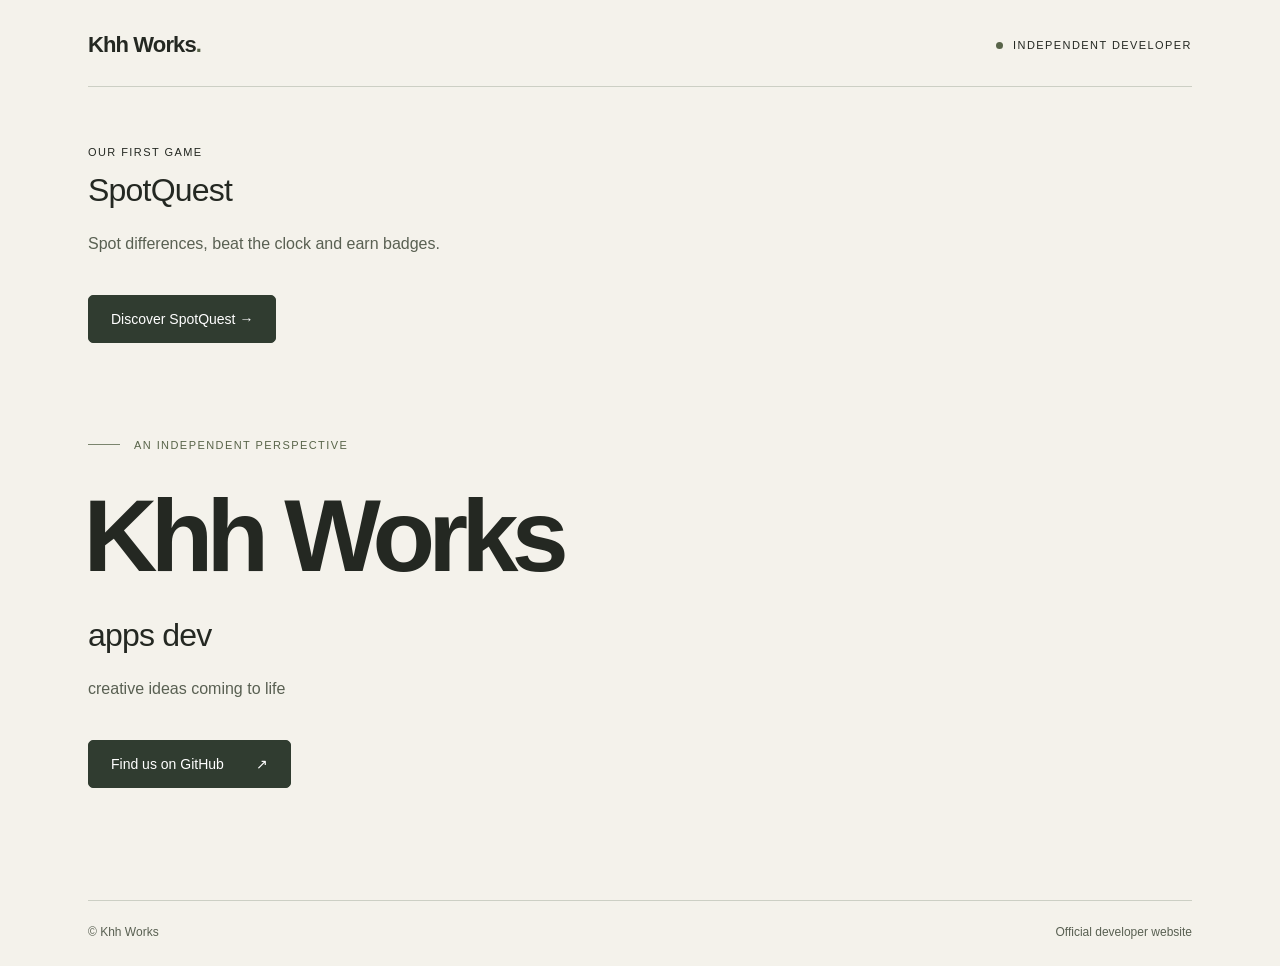
<file: index.html>
<!doctype html>
<html lang="en">
  <head>
    <meta charset="utf-8">
    <meta name="viewport" content="width=device-width, initial-scale=1">
    <meta name="description" content="Khh Works — independent app development. The official developer website.">
    <meta name="theme-color" content="#f4f2eb">
    <title>Khh Works — Independent App Development</title>
    <style>
      :root { color-scheme: light; font-family: -apple-system, BlinkMacSystemFont, "Segoe UI", Arial, sans-serif; color: #242822; background: #f4f2eb; -webkit-font-smoothing: antialiased; }
      * { box-sizing: border-box; }
      body { margin: 0; }
      .page { max-width: 1200px; min-height: 100svh; margin: auto; padding: 32px 48px 24px; display: flex; flex-direction: column; }
      header, footer { display: flex; align-items: center; justify-content: space-between; gap: 24px; }
      header { padding-bottom: 28px; border-bottom: 1px solid #cccfc4; }
      .wordmark { font-size: 22px; font-weight: 650; letter-spacing: -.04em; }
      .label { font-size: 11px; font-weight: 500; letter-spacing: .13em; text-transform: uppercase; }
      .developer { display: flex; align-items: center; gap: 10px; }
      .dot { width: 7px; height: 7px; border-radius: 50%; background: #586449; flex-shrink: 0; }
      main { flex: 1; display: flex; flex-direction: column; justify-content: center; align-items: flex-start; padding: 96px 0 112px; }
      .eyebrow { margin: 0 0 28px; color: #586449; display: flex; align-items: center; gap: 14px; }
      .eyebrow::before { content: ""; height: 1px; width: 32px; background: #7b856e; }
      h1 { margin: 0 0 20px -.045em; font-size: clamp(56px, 8vw, 104px); font-weight: 600; letter-spacing: -.065em; line-height: 1.12; }
      h2 { font-size: clamp(22px, 2.7vw, 32px); line-height: 1.35; font-weight: 400; letter-spacing: -.025em; margin: 0 0 18px; max-width: 600px; }
      .intro { max-width: 440px; margin: 0; font-size: 16px; line-height: 1.8; color: #596052; }
      .profile { display: inline-flex; align-items: center; gap: 32px; margin-top: 36px; padding: 15px 22px; border: 1px solid #303c30; border-radius: 5px; text-decoration: none; font-size: 14px; font-weight: 500; color: #fff; background: #303c30; }
      .profile:hover { background: #445240; }
      a:focus-visible { outline: 3px solid #586449; outline-offset: 5px; }
      footer { border-top: 1px solid #cccfc4; padding-top: 22px; font-size: 12px; line-height: 1.6; color: #596052; }
      footer p { margin: 0; }
      @media (max-width: 480px) {
        .page { padding: 24px 24px 20px; }
        header { gap: 12px; padding-bottom: 22px; }
        .label { font-size: 10px; letter-spacing: .08em; }
        .developer { font-size: 10px; letter-spacing: 0; text-transform: none; gap: 7px; }
        .wordmark { font-size: 20px; }
        main { padding: 76px 0; }
        footer { align-items: flex-start; flex-direction: column; gap: 4px; }
      }
    </style>
  </head>
  <body>
    <div class="page">
      <header>
        <span class="wordmark" aria-hidden="true">Khh Works<span style="color: #586449">.</span></span>
        <span class="developer label"><span class="dot" aria-hidden="true"></span>Independent developer</span>
      </header>
      <section style="margin-top:48px">
  <p class="label">Our first game</p>
  <h2>SpotQuest</h2>
  <p class="intro">
    Spot differences, beat the clock and earn badges.
  </p>
  <a class="profile" href="/spotquest/">
    Discover SpotQuest &rarr;
  </a>
</section>
      <main>
        <p class="eyebrow label">An independent perspective</p>
        <h1>Khh Works</h1>
        <h2>apps dev</h2>
        <p class="intro">creative ideas coming to life</p>
        <a class="profile" href="https://github.com/khhworks">Find us on GitHub <span aria-hidden="true">↗</span></a>
      </main>
      <footer>
        <p>© Khh Works</p>
        <p>Official developer website</p>
      </footer>
    </div>
  </body>
</html>
</file>
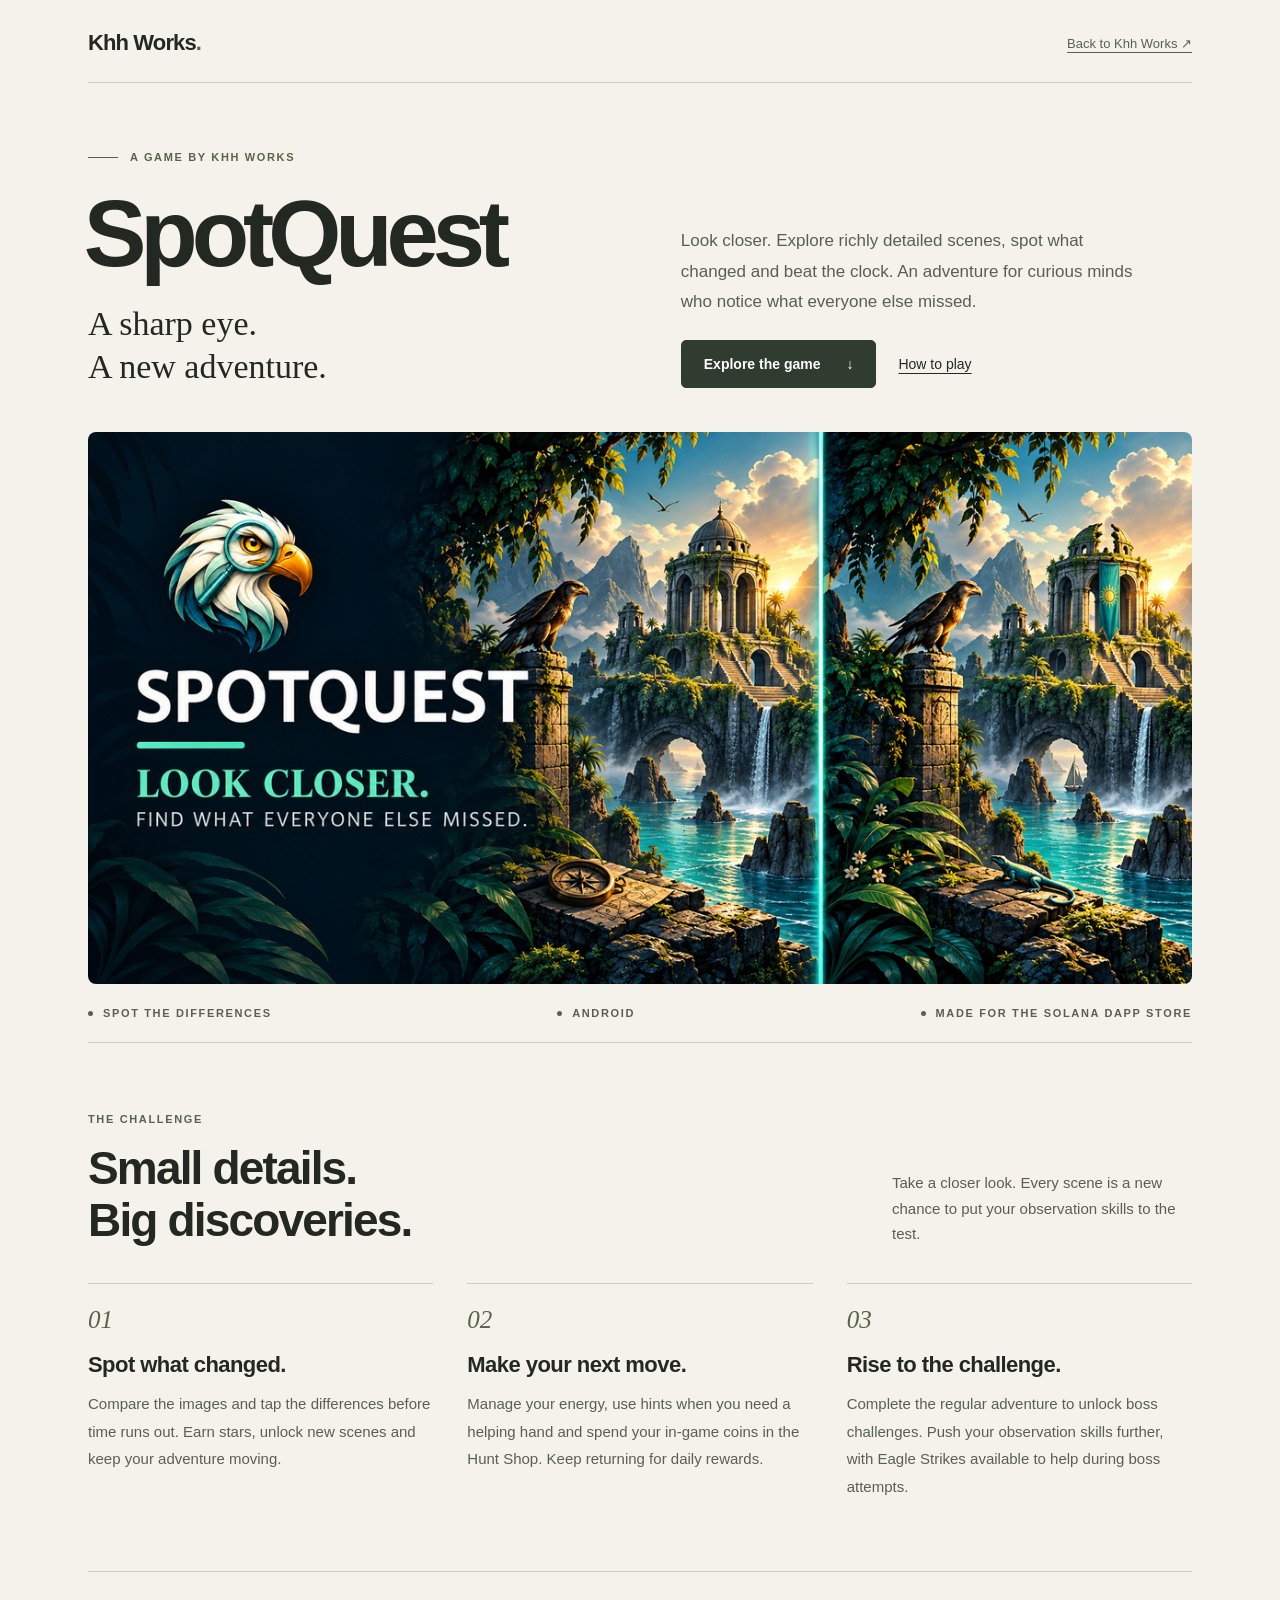
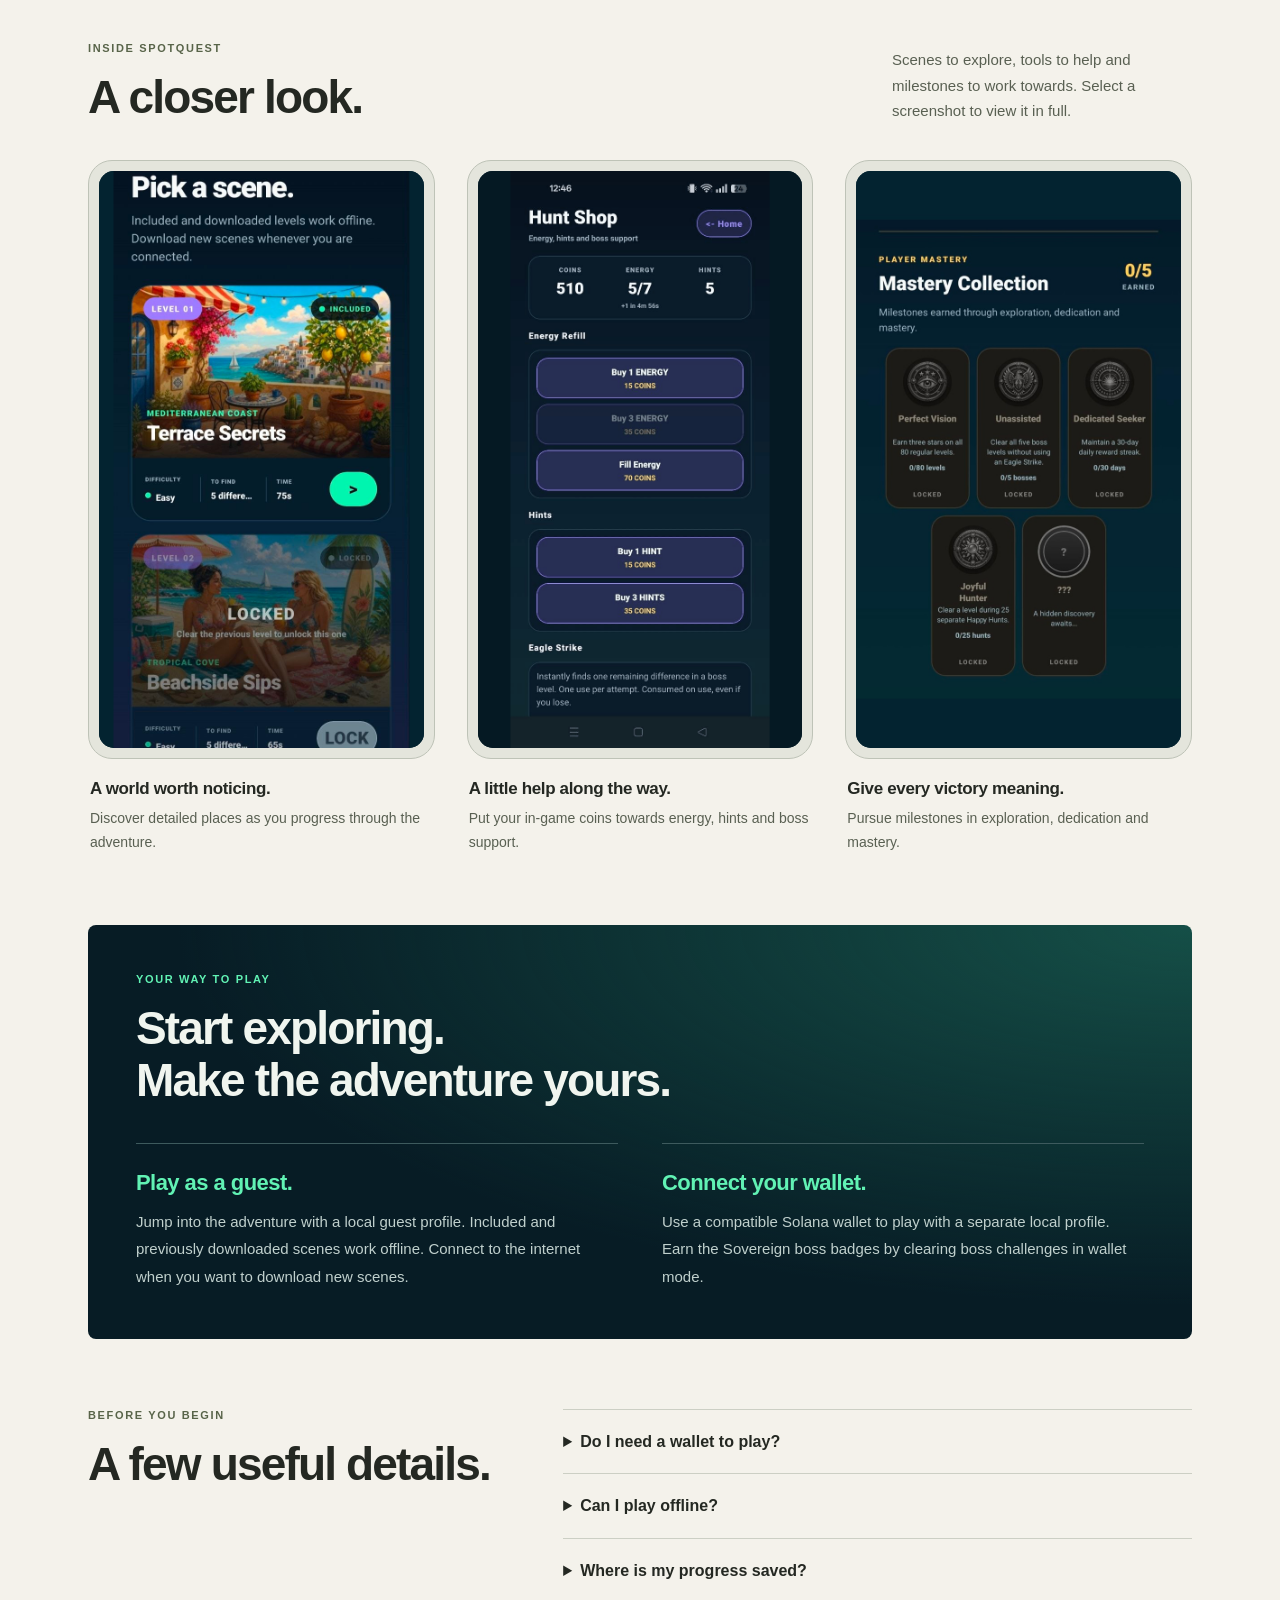
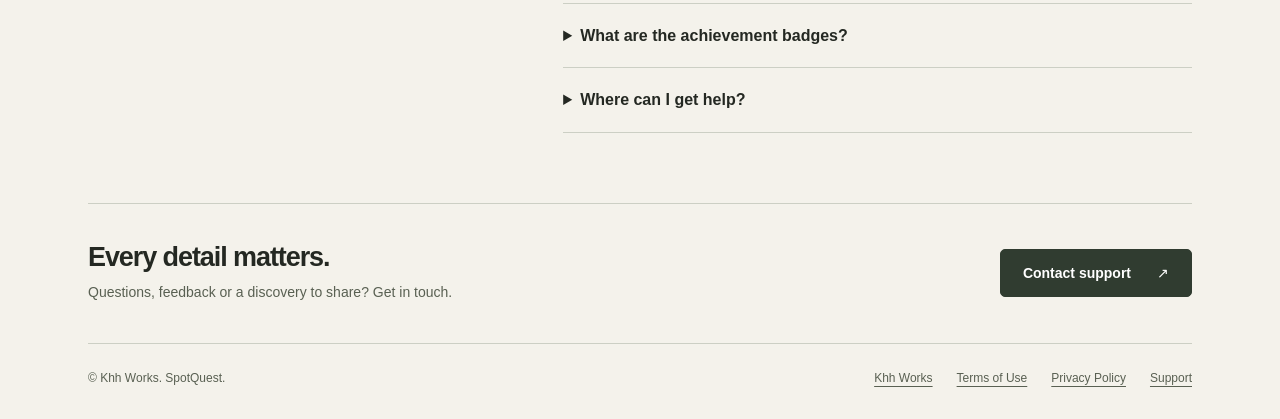
<file: spotquest/index.html>
<!doctype html>
<html lang="en">
<head>
  <meta http-equiv="Content-Security-Policy" content="default-src 'none'; script-src 'none'; style-src 'self' 'unsafe-inline'; img-src 'self' data:; font-src 'self'; connect-src 'none'; object-src 'none'; base-uri 'none'; form-action 'none'; upgrade-insecure-requests">
  <meta name="referrer" content="no-referrer">
  <meta charset="utf-8">
  <meta name="viewport" content="width=device-width, initial-scale=1">
  <meta name="description" content="Meet SpotQuest by Khh Works. Explore beautiful scenes, spot the differences, race the clock and earn achievement badges in a puzzle adventure for Android.">
  <meta name="theme-color" content="#f4f2eb">
  <meta property="og:type" content="website">
  <meta property="og:title" content="SpotQuest | Khh Works">
  <meta property="og:description" content="A sharp eye. A new adventure. Discover SpotQuest, a spot-the-difference game by Khh Works.">
  <meta property="og:url" content="https://khhworks.github.io/spotquest/">
  <meta property="og:image" content="https://khhworks.github.io/spotquest/assets/banner.png">
  <meta property="og:image:width" content="1200">
  <meta property="og:image:height" content="600">
  <meta name="twitter:card" content="summary_large_image">
  <link rel="canonical" href="https://khhworks.github.io/spotquest/">
  <link rel="icon" type="image/png" href="assets/icon.png">
  <title>SpotQuest | Khh Works</title>
  <style>
    :root { color-scheme: light; --paper:#f4f2eb; --ink:#242822; --muted:#596052; --line:#cccfc4; --olive:#586449; --deep:#071c25; --mint:#61f2b4; font-family:-apple-system,BlinkMacSystemFont,"Segoe UI",Arial,sans-serif; color:var(--ink); background:var(--paper); -webkit-font-smoothing:antialiased; }
    * { box-sizing:border-box; }
    html { scroll-behavior:smooth; scroll-padding-top:24px; }
    body { margin:0; }
    img { display:block; max-width:100%; height:auto; }
    a { color:inherit; text-underline-offset:4px; }
    a:focus-visible,summary:focus-visible { outline:3px solid var(--olive); outline-offset:6px; }
    a:hover { text-decoration-thickness:2px; }
    .wrap { max-width:1200px; margin:auto; padding:0 48px; }
    .skip { position:absolute; top:12px; left:12px; padding:12px; background:var(--paper); transform:translateY(-200%); z-index:5; }
    .skip:focus { transform:translateY(0); }
    .header { display:flex; justify-content:space-between; align-items:center; gap:24px; padding:30px 0 26px; border-bottom:1px solid var(--line); }
    .wordmark { font-size:22px; font-weight:650; letter-spacing:-.04em; text-decoration:none; }
    .wordmark span { color:var(--olive); }
    .back { font-size:13px; color:var(--muted); }
    .label { font-size:11px; letter-spacing:.15em; text-transform:uppercase; font-weight:650; }
    .intro { display:grid; grid-template-columns:1.05fr 1fr; gap:56px; align-items:end; padding:68px 0 44px; }
    .eyebrow { display:flex; align-items:center; gap:12px; color:var(--olive); margin:0 0 24px; }
    .eyebrow::before { content:""; height:1px; width:30px; background:var(--olive); }
    h1 { font-size:clamp(56px,7.5vw,94px); line-height:1; font-weight:650; letter-spacing:-.065em; margin:0 0 22px -.045em; }
    .tagline { font-family:Georgia,"Times New Roman",serif; font-size:clamp(25px,3vw,34px); font-weight:400; line-height:1.25; margin:0; }
    .lede { color:var(--muted); font-size:17px; line-height:1.8; margin:0 0 22px; max-width:470px; }
    .actions { display:flex; flex-wrap:wrap; align-items:center; gap:22px; }
    .button { display:inline-flex; justify-content:center; align-items:center; gap:26px; padding:15px 22px; border:1px solid #303c30; border-radius:5px; background:#303c30; color:white; font-size:14px; font-weight:550; text-decoration:none; }
    .button:hover { background:#445240; }
    .text-link { font-size:14px; }
    .hero { margin:0; overflow:hidden; border-radius:8px; background:var(--deep); animation:arrive .8s ease-out both; }
    .hero img { width:100%; aspect-ratio:2/1; object-fit:cover; }
    .ribbon { display:flex; flex-wrap:wrap; justify-content:space-between; gap:16px 28px; border-bottom:1px solid var(--line); padding:23px 0; color:var(--muted); }
    .ribbon span { display:flex; align-items:center; gap:10px; }
    .ribbon span::before { content:""; width:5px; height:5px; border-radius:50%; background:var(--olive); }
    section { padding:70px 0; }
    h2 { font-size:clamp(30px,4vw,46px); line-height:1.13; letter-spacing:-.04em; font-weight:550; margin:0 0 22px; }
    .section-top { display:flex; justify-content:space-between; align-items:end; gap:36px; margin-bottom:36px; }
    .section-top h2 { margin-bottom:0; }
    .section-top>p { color:var(--muted); font-size:15px; line-height:1.7; max-width:300px; margin:0; }
    .section-label { color:var(--olive); margin:0 0 18px; }
    .features { display:grid; grid-template-columns:repeat(3,1fr); gap:34px; }
    .feature { border-top:1px solid var(--line); padding-top:22px; }
    .feature .number { font-family:Georgia,"Times New Roman",serif; font-style:italic; color:var(--olive); font-size:25px; }
    h3 { font-size:22px; letter-spacing:-.025em; font-weight:600; margin:18px 0 12px; }
    .feature p { color:var(--muted); font-size:15px; line-height:1.85; margin:0; }
    .gallery { border-top:1px solid var(--line); }
    .screens { display:grid; grid-template-columns:repeat(3,minmax(0,1fr)); gap:32px; }
    .screen { margin:0; min-width:0; }
    .screen-link { display:block; padding:10px; border:1px solid #bec3b7; border-radius:24px; background:#e4e5dc; }
    .screen img { width:100%; aspect-ratio:9/16; object-fit:contain; background:#032331; border-radius:15px; }
    figcaption { padding:20px 2px 0; }
    figcaption strong { display:block; font-size:17px; font-weight:600; margin-bottom:8px; letter-spacing:-.02em; }
    figcaption span { display:block; font-size:14px; line-height:1.7; color:var(--muted); }
    .play { border-radius:8px; background:radial-gradient(ellipse at 100% 0%,#154f47 0%,transparent 65%),var(--deep); color:#f0f5ef; padding:48px; }
    .play .section-label { color:var(--mint); }
    .play h2 { max-width:560px; }
    .modes { display:grid; grid-template-columns:1fr 1fr; gap:44px; margin-top:36px; }
    .mode { border-top:1px solid #3d5a5d; padding-top:8px; }
    .mode h3 { color:var(--mint); }
    .mode p { color:#c0d0cd; font-size:15px; line-height:1.85; margin:0; }
    .faqs { display:grid; grid-template-columns:.8fr 1.2fr; gap:56px; }
    details { padding:19px 0; border-bottom:1px solid var(--line); }
    details:first-child { border-top:1px solid var(--line); }
    summary { cursor:pointer; font-weight:550; font-size:16px; line-height:1.6; padding-right:12px; }
    details p { color:var(--muted); font-size:15px; line-height:1.8; margin:16px 0 0; }
    .support { display:flex; align-items:center; justify-content:space-between; gap:30px; border-top:1px solid var(--line); padding:38px 0; }
    .support h2 { font-size:27px; margin:0 0 9px; }
    .support p { color:var(--muted); margin:0; line-height:1.7; font-size:14px; }
    footer { display:flex; justify-content:space-between; gap:24px; flex-wrap:wrap; border-top:1px solid var(--line); padding:24px 0 30px; font-size:12px; line-height:1.7; color:var(--muted); }
    footer p { margin:0; }
    footer nav { display:flex; gap:24px; flex-wrap:wrap; }
    @keyframes arrive { from { opacity:0; transform:translateY(12px); } to { opacity:1; transform:translateY(0); } }
    @media(max-width:800px) {
      .wrap { padding:0 28px; }
      .intro { gap:30px; }
      .lede { font-size:15px; }
      .features { gap:22px; }
      .screens { gap:18px; }
      .screen-link { padding:6px; border-radius:18px; }
      .screen img { border-radius:12px; }
      .faqs { gap:30px; }
    }
    @media(max-width:600px) {
      .wrap { padding:0 22px; }
      .header { padding:24px 0 22px; }
      .wordmark { font-size:20px; }
      .intro { grid-template-columns:1fr; padding:44px 0 30px; gap:24px; }
      .eyebrow { margin-bottom:20px; }
      .lede { font-size:16px; }
      .ribbon { justify-content:flex-start; gap:14px 22px; font-size:10px; }
      section { padding:48px 0; }
      .section-top { display:block; margin-bottom:28px; }
      .section-top>p { margin-top:16px; max-width:none; }
      .features { grid-template-columns:1fr; gap:28px; }
      .feature h3 { margin-top:10px; }
      .screens { grid-template-columns:1fr; gap:34px; max-width:330px; margin:auto; }
      .screen-link { padding:9px; border-radius:24px; }
      .screen img { border-radius:16px; }
      .play { padding:30px 24px; }
      .modes { grid-template-columns:1fr; gap:24px; margin-top:24px; }
      .faqs { grid-template-columns:1fr; gap:4px; }
      .support { flex-direction:column; align-items:flex-start; gap:22px; }
      footer { flex-direction:column; gap:16px; }
    }
    @media(prefers-reduced-motion:reduce) { html { scroll-behavior:auto; } .hero { animation:none; } }
  </style>
</head>
<body>
  <a class="skip" href="#main">Skip to content</a>
  <div class="wrap">
    <header class="header">
      <a class="wordmark" href="../" aria-label="Khh Works homepage">Khh Works<span>.</span></a>
      <a class="back" href="../">Back to Khh Works &nearr;</a>
    </header>
    <main id="main">
      <div class="intro">
        <div>
          <p class="eyebrow label">A game by Khh Works</p>
          <h1>SpotQuest</h1>
          <p class="tagline">A sharp eye.<br>A new adventure.</p>
        </div>
        <div>
          <p class="lede">Look closer. Explore richly detailed scenes, spot what changed and beat the clock. An adventure for curious minds who notice what everyone else missed.</p>
          <div class="actions">
            <a class="button" href="#inside">Explore the game <span aria-hidden="true">&darr;</span></a>
            <a class="text-link" href="#how-to-play">How to play</a>
          </div>
        </div>
      </div>
      <figure class="hero">
        <img src="assets/banner.png" width="1200" height="600" fetchpriority="high" alt="SpotQuest eagle with a magnifying glass beside two versions of a sunlit island sanctuary. Look closer. Find what everyone else missed.">
      </figure>
      <div class="ribbon label" aria-label="Game highlights">
        <span>Spot the differences</span><span>Android</span><span>Made for the Solana dApp Store</span>
      </div>
      <section id="how-to-play" aria-labelledby="challenge-title">
        <div class="section-top">
          <div><p class="section-label label">The challenge</p><h2>Small details.<br>Big discoveries.</h2></div>
          <p>Take a closer look. Every scene is a new chance to put your observation skills to the test.</p>
        </div>
        <div class="features">
          <article class="feature"><span class="number" aria-hidden="true">01</span><h3>Spot what changed.</h3><p>Compare the images and tap the differences before time runs out. Earn stars, unlock new scenes and keep your adventure moving.</p></article>
          <article class="feature"><span class="number" aria-hidden="true">02</span><h3>Make your next move.</h3><p>Manage your energy, use hints when you need a helping hand and spend your in-game coins in the Hunt Shop. Keep returning for daily rewards.</p></article>
          <article class="feature"><span class="number" aria-hidden="true">03</span><h3>Rise to the challenge.</h3><p>Complete the regular adventure to unlock boss challenges. Push your observation skills further, with Eagle Strikes available to help during boss attempts.</p></article>
        </div>
      </section>
      <section class="gallery" id="inside" aria-labelledby="inside-title">
        <div class="section-top">
          <div><p class="section-label label">Inside SpotQuest</p><h2>A closer look.</h2></div>
          <p>Scenes to explore, tools to help and milestones to work towards. Select a screenshot to view it in full.</p>
        </div>
        <div class="screens">
          <figure class="screen"><a class="screen-link" href="assets/scenes.jpg" aria-label="View the level selection screenshot"><img src="assets/scenes.jpg" width="720" height="1280" loading="lazy" decoding="async" alt="SpotQuest level selection showing Terrace Secrets and a locked Beachside Sips scene."></a><figcaption><strong>A world worth noticing.</strong><span>Discover detailed places as you progress through the adventure.</span></figcaption></figure>
          <figure class="screen"><a class="screen-link" href="assets/shop.png" aria-label="View the Hunt Shop screenshot"><img src="assets/shop.png" width="720" height="1280" loading="lazy" decoding="async" alt="The Hunt Shop with energy refills, hints and Eagle Strike support."></a><figcaption><strong>A little help along the way.</strong><span>Put your in-game coins towards energy, hints and boss support.</span></figcaption></figure>
          <figure class="screen"><a class="screen-link" href="assets/mastery.jpg" aria-label="View the Mastery Collection screenshot"><img src="assets/mastery.jpg" width="720" height="1280" loading="lazy" decoding="async" alt="The Mastery Collection with locked achievement badges and progress towards their requirements."></a><figcaption><strong>Give every victory meaning.</strong><span>Pursue milestones in exploration, dedication and mastery.</span></figcaption></figure>
        </div>
      </section>
      <section class="play" aria-labelledby="play-title">
        <p class="section-label label">Your way to play</p>
        <h2>Start exploring.<br>Make the adventure yours.</h2>
        <div class="modes">
          <article class="mode"><h3>Play as a guest.</h3><p>Jump into the adventure with a local guest profile. Included and previously downloaded scenes work offline. Connect to the internet when you want to download new scenes.</p></article>
          <article class="mode"><h3>Connect your wallet.</h3><p>Use a compatible Solana wallet to play with a separate local profile. Earn the Sovereign boss badges by clearing boss challenges in wallet mode.</p></article>
        </div>
      </section>
      <section class="faqs" aria-labelledby="faq-title">
        <div><p class="section-label label">Before you begin</p><h2>A few useful details.</h2></div>
        <div>
          <details><summary>Do I need a wallet to play?</summary><p>No. Guest mode lets you play without connecting a wallet. Some achievements, including the Sovereign boss badges, are exclusive to wallet mode.</p></details>
          <details><summary>Can I play offline?</summary><p>Included and downloaded scenes can be played offline. New scene downloads and wallet connection need internet access.</p></details>
          <details><summary>Where is my progress saved?</summary><p>Progress is saved on your phone. Guest and wallet profiles have separate progress. Clearing the game's storage or deleting and reinstalling it can erase that progress. Connecting a wallet does not provide a cloud backup.</p></details>
          <details><summary>What are the achievement badges?</summary><p>Badges mark achievements in the game, from mastery milestones to boss victories. This release awards in-game badges and does not offer NFT minting.</p></details>
          <details><summary>Where can I get help?</summary><p>Email <a href="mailto:anthony.khh5@gmail.com">anthony.khh5@gmail.com</a> with your device model, app version and a description of the issue.</p></details>
        </div>
      </section>
      <div class="support">
        <div><h2>Every detail matters.</h2><p>Questions, feedback or a discovery to share? Get in touch.</p></div>
        <a class="button" href="mailto:anthony.khh5@gmail.com">Contact support <span aria-hidden="true">&nearr;</span></a>
      </div>
    </main>
    <footer>
      <p>&copy; Khh Works. SpotQuest.</p>
      <nav aria-label="Footer"><a href="../">Khh Works</a><a href="terms.html">Terms of Use</a><a href="privacy.html">Privacy Policy</a><a href="support.html">Support</a></nav>
    </footer>
  </div>
</body>
</html>
</file>
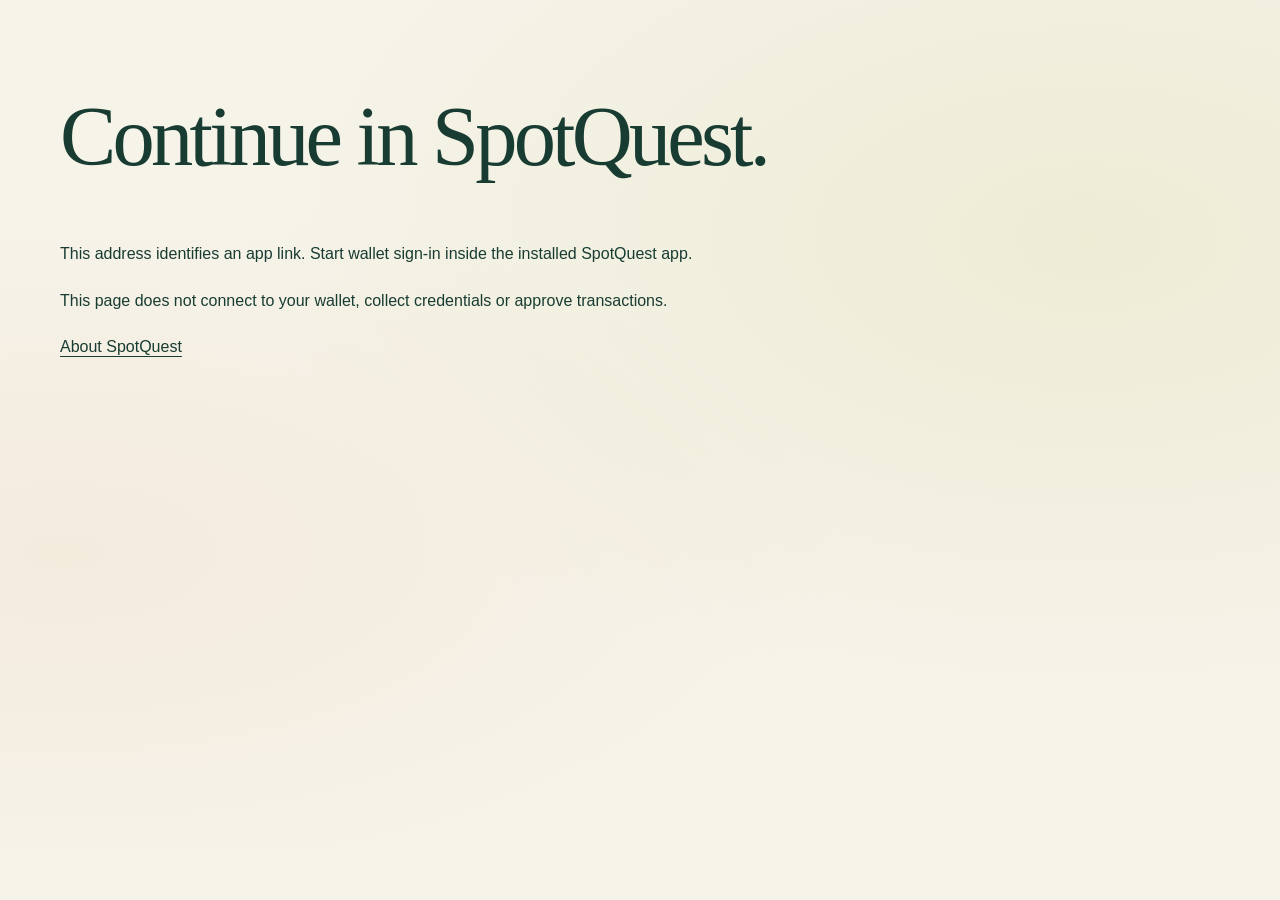
<file: spotquest/wallet/index.html>
<!doctype html>
<html lang="en"><head>
  <meta http-equiv="Content-Security-Policy" content="default-src 'none'; script-src 'none'; style-src 'self' 'unsafe-inline'; img-src 'self' data:; font-src 'self'; connect-src 'none'; object-src 'none'; base-uri 'none'; form-action 'none'; upgrade-insecure-requests">
  <meta name="referrer" content="no-referrer"><meta charset="utf-8"><meta name="viewport" content="width=device-width, initial-scale=1"><meta name="robots" content="noindex"><title>SpotQuest app link</title><link rel="stylesheet" href="../styles.css"></head><body><main class="container section"><h1>Continue in SpotQuest.</h1><p>This address identifies an app link. Start wallet sign-in inside the installed SpotQuest app.</p><p>This page does not connect to your wallet, collect credentials or approve transactions.</p><a href="../index.html">About SpotQuest</a></main></body></html>
</file>
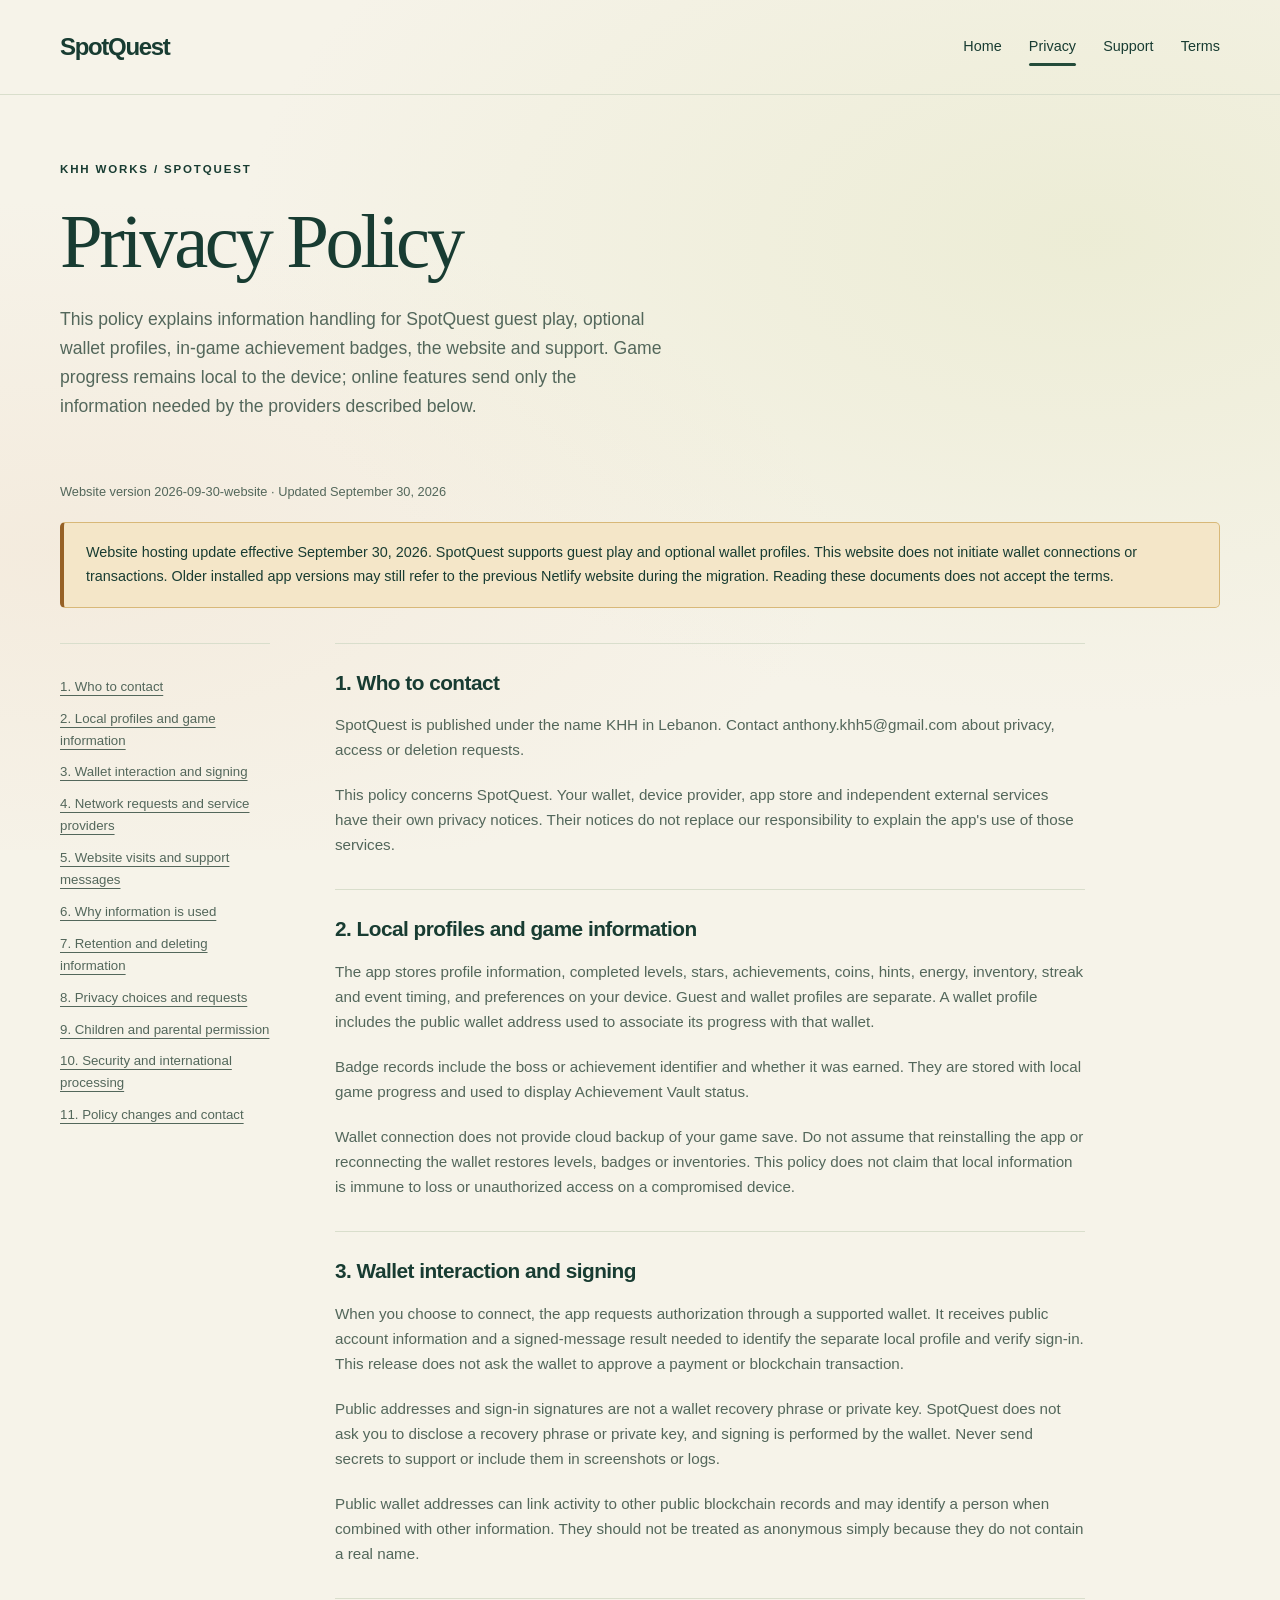
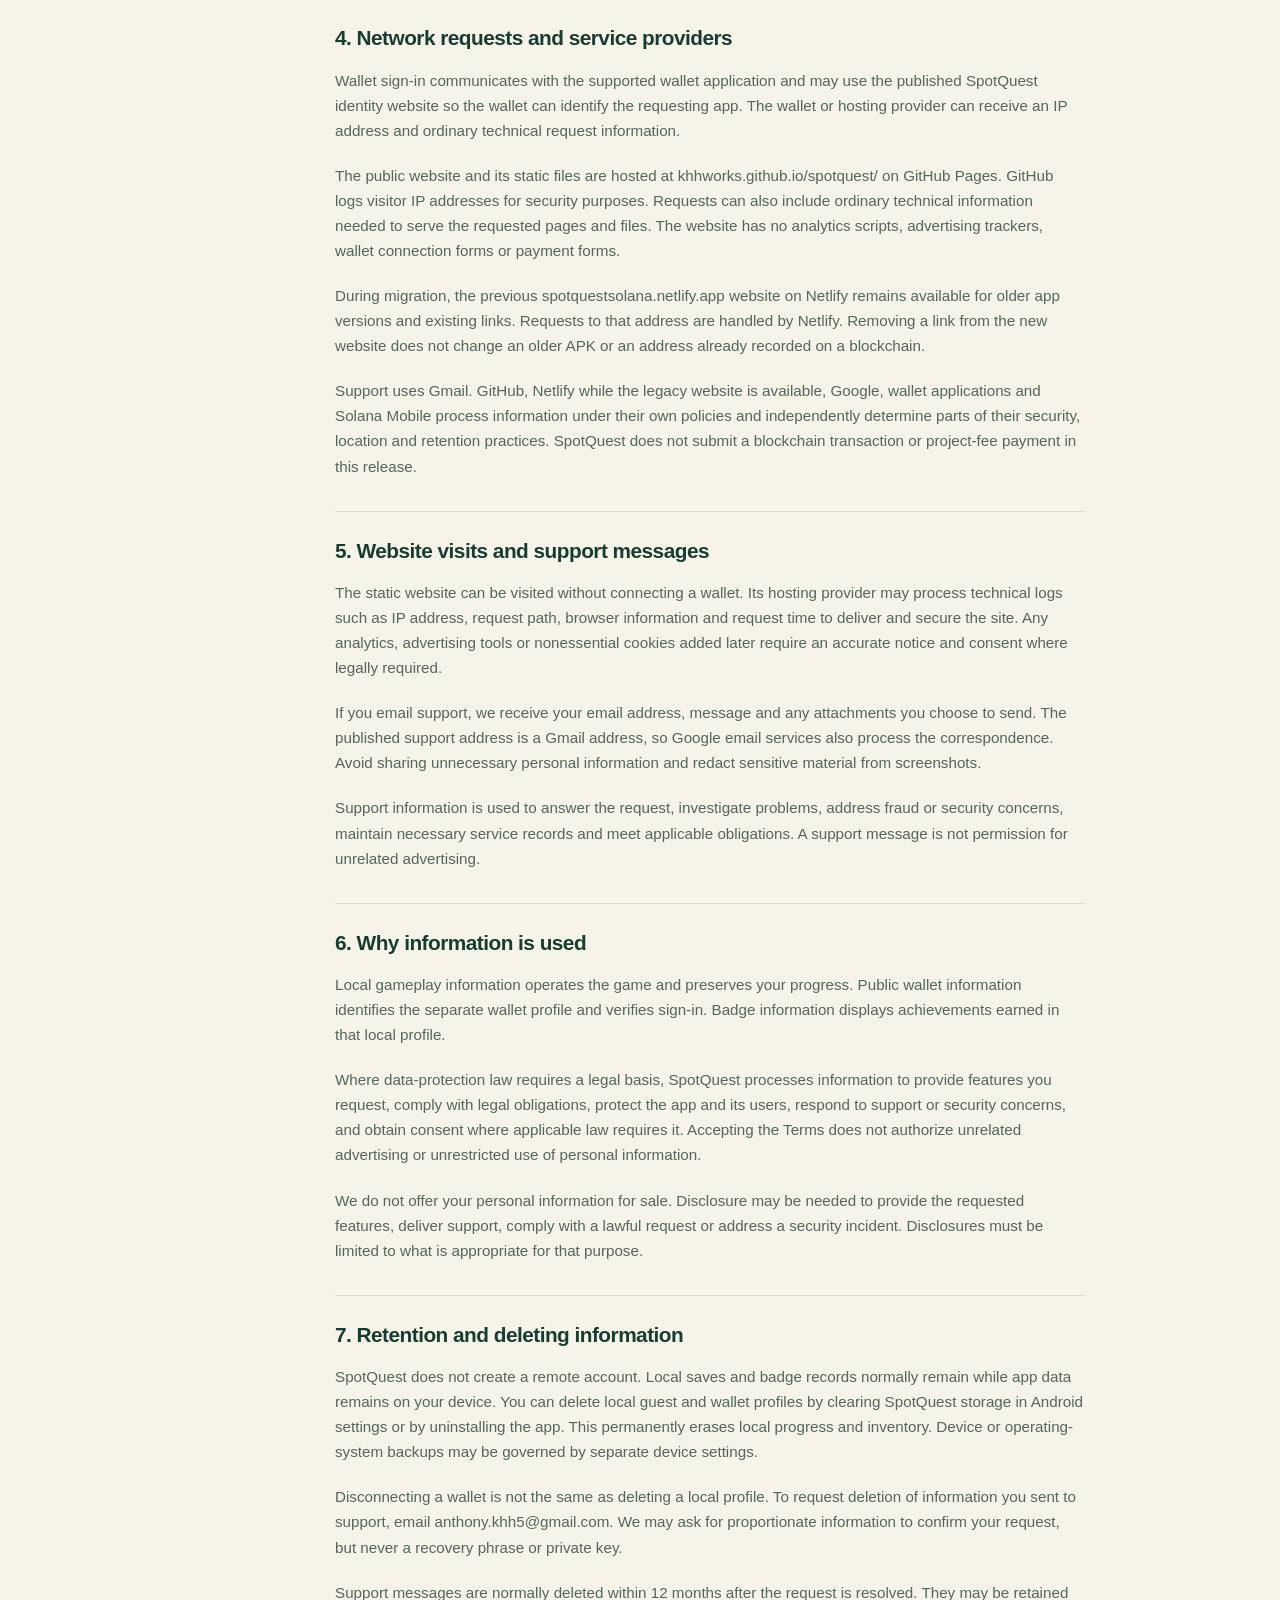
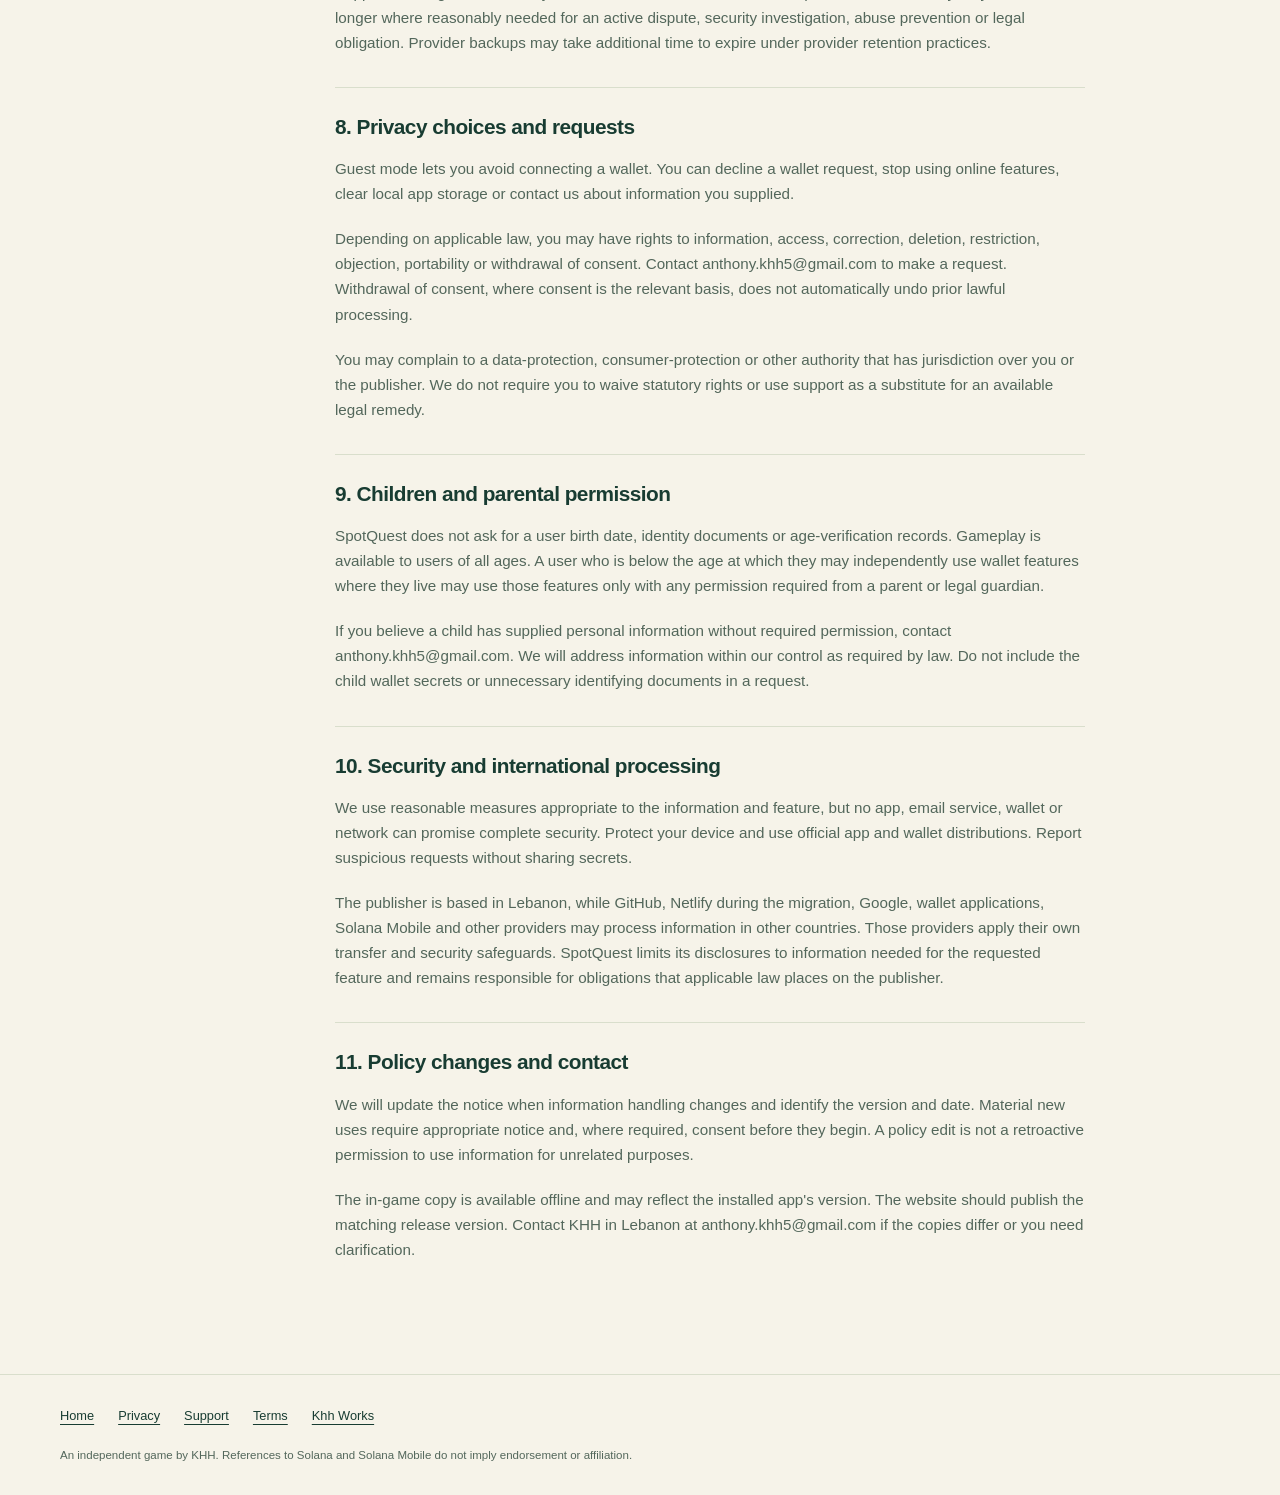
<file: spotquest/privacy.html>
<!doctype html>
<html lang="en">
<head>
  <meta http-equiv="Content-Security-Policy" content="default-src 'none'; script-src 'none'; style-src 'self' 'unsafe-inline'; img-src 'self' data:; font-src 'self'; connect-src 'none'; object-src 'none'; base-uri 'none'; form-action 'none'; upgrade-insecure-requests">
  <meta name="referrer" content="no-referrer">
  <meta charset="utf-8">
  <meta name="viewport" content="width=device-width, initial-scale=1">
  <meta name="description" content="This policy explains information handling for SpotQuest guest play, optional wallet profiles, in-game achievement badges, the website and support. Game progress remains local to the device; online features send only the information needed by the providers described below.">
  <meta name="theme-color" content="#244c3a">
  <title>Privacy Policy | SpotQuest</title>
  <link rel="canonical" href="https://khhworks.github.io/spotquest/privacy.html">
  <link rel="stylesheet" href="styles.css">
  <link rel="icon" type="image/svg+xml" href="favicon.svg">
</head>
<body>
  <a class="skip-link" href="#main">Skip to content</a>
  <header class="site-header"><div class="container nav-wrap"><a class="brand" href="index.html">SpotQuest</a><nav class="site-nav" aria-label="Main navigation"><a href="index.html">Home</a><a href="privacy.html" aria-current="page">Privacy</a><a href="support.html">Support</a><a href="terms.html">Terms</a></nav></div></header>
  <main id="main" class="container">
    <div class="page-head"><p class="eyebrow">Khh Works / SpotQuest</p><h1>Privacy Policy</h1><p class="lead">This policy explains information handling for SpotQuest guest play, optional wallet profiles, in-game achievement badges, the website and support. Game progress remains local to the device; online features send only the information needed by the providers described below.</p></div>
    <p class="page-meta">Website version 2026-09-30-website &middot; Updated September 30, 2026</p>
    <div class="draft-notice"><p>Website hosting update effective September 30, 2026. SpotQuest supports guest play and optional wallet profiles. This website does not initiate wallet connections or transactions. Older installed app versions may still refer to the previous Netlify website during the migration. Reading these documents does not accept the terms.</p></div>
    <div class="legal-layout"><nav class="contents" aria-label="Document sections"><a href="#publisher">1. Who to contact</a>
<a href="#local-data">2. Local profiles and game information</a>
<a href="#wallet-data">3. Wallet interaction and signing</a>
<a href="#network-data">4. Network requests and service providers</a>
<a href="#website-support">5. Website visits and support messages</a>
<a href="#purposes">6. Why information is used</a>
<a href="#retention-deletion">7. Retention and deleting information</a>
<a href="#rights">8. Privacy choices and requests</a>
<a href="#children">9. Children and parental permission</a>
<a href="#security-transfers">10. Security and international processing</a>
<a href="#policy-changes">11. Policy changes and contact</a></nav><div class="legal-content"><section id="publisher"><h2>1. Who to contact</h2><p>SpotQuest is published under the name KHH in Lebanon. Contact anthony.khh5@gmail.com about privacy, access or deletion requests.</p>
<p>This policy concerns SpotQuest. Your wallet, device provider, app store and independent external services have their own privacy notices. Their notices do not replace our responsibility to explain the app&#39;s use of those services.</p></section>
<section id="local-data"><h2>2. Local profiles and game information</h2><p>The app stores profile information, completed levels, stars, achievements, coins, hints, energy, inventory, streak and event timing, and preferences on your device. Guest and wallet profiles are separate. A wallet profile includes the public wallet address used to associate its progress with that wallet.</p>
<p>Badge records include the boss or achievement identifier and whether it was earned. They are stored with local game progress and used to display Achievement Vault status.</p>
<p>Wallet connection does not provide cloud backup of your game save. Do not assume that reinstalling the app or reconnecting the wallet restores levels, badges or inventories. This policy does not claim that local information is immune to loss or unauthorized access on a compromised device.</p></section>
<section id="wallet-data"><h2>3. Wallet interaction and signing</h2><p>When you choose to connect, the app requests authorization through a supported wallet. It receives public account information and a signed-message result needed to identify the separate local profile and verify sign-in. This release does not ask the wallet to approve a payment or blockchain transaction.</p>
<p>Public addresses and sign-in signatures are not a wallet recovery phrase or private key. SpotQuest does not ask you to disclose a recovery phrase or private key, and signing is performed by the wallet. Never send secrets to support or include them in screenshots or logs.</p>
<p>Public wallet addresses can link activity to other public blockchain records and may identify a person when combined with other information. They should not be treated as anonymous simply because they do not contain a real name.</p></section>
<section id="network-data"><h2>4. Network requests and service providers</h2><p>Wallet sign-in communicates with the supported wallet application and may use the published SpotQuest identity website so the wallet can identify the requesting app. The wallet or hosting provider can receive an IP address and ordinary technical request information.</p>
<p>The public website and its static files are hosted at khhworks.github.io/spotquest/ on GitHub Pages. GitHub logs visitor IP addresses for security purposes. Requests can also include ordinary technical information needed to serve the requested pages and files. The website has no analytics scripts, advertising trackers, wallet connection forms or payment forms.</p>
<p>During migration, the previous spotquestsolana.netlify.app website on Netlify remains available for older app versions and existing links. Requests to that address are handled by Netlify. Removing a link from the new website does not change an older APK or an address already recorded on a blockchain.</p>
<p>Support uses Gmail. GitHub, Netlify while the legacy website is available, Google, wallet applications and Solana Mobile process information under their own policies and independently determine parts of their security, location and retention practices. SpotQuest does not submit a blockchain transaction or project-fee payment in this release.</p></section>
<section id="website-support"><h2>5. Website visits and support messages</h2><p>The static website can be visited without connecting a wallet. Its hosting provider may process technical logs such as IP address, request path, browser information and request time to deliver and secure the site. Any analytics, advertising tools or nonessential cookies added later require an accurate notice and consent where legally required.</p>
<p>If you email support, we receive your email address, message and any attachments you choose to send. The published support address is a Gmail address, so Google email services also process the correspondence. Avoid sharing unnecessary personal information and redact sensitive material from screenshots.</p>
<p>Support information is used to answer the request, investigate problems, address fraud or security concerns, maintain necessary service records and meet applicable obligations. A support message is not permission for unrelated advertising.</p></section>
<section id="purposes"><h2>6. Why information is used</h2><p>Local gameplay information operates the game and preserves your progress. Public wallet information identifies the separate wallet profile and verifies sign-in. Badge information displays achievements earned in that local profile.</p>
<p>Where data-protection law requires a legal basis, SpotQuest processes information to provide features you request, comply with legal obligations, protect the app and its users, respond to support or security concerns, and obtain consent where applicable law requires it. Accepting the Terms does not authorize unrelated advertising or unrestricted use of personal information.</p>
<p>We do not offer your personal information for sale. Disclosure may be needed to provide the requested features, deliver support, comply with a lawful request or address a security incident. Disclosures must be limited to what is appropriate for that purpose.</p></section>
<section id="retention-deletion"><h2>7. Retention and deleting information</h2><p>SpotQuest does not create a remote account. Local saves and badge records normally remain while app data remains on your device. You can delete local guest and wallet profiles by clearing SpotQuest storage in Android settings or by uninstalling the app. This permanently erases local progress and inventory. Device or operating-system backups may be governed by separate device settings.</p>
<p>Disconnecting a wallet is not the same as deleting a local profile. To request deletion of information you sent to support, email anthony.khh5@gmail.com. We may ask for proportionate information to confirm your request, but never a recovery phrase or private key.</p>
<p>Support messages are normally deleted within 12 months after the request is resolved. They may be retained longer where reasonably needed for an active dispute, security investigation, abuse prevention or legal obligation. Provider backups may take additional time to expire under provider retention practices.</p></section>
<section id="rights"><h2>8. Privacy choices and requests</h2><p>Guest mode lets you avoid connecting a wallet. You can decline a wallet request, stop using online features, clear local app storage or contact us about information you supplied.</p>
<p>Depending on applicable law, you may have rights to information, access, correction, deletion, restriction, objection, portability or withdrawal of consent. Contact anthony.khh5@gmail.com to make a request. Withdrawal of consent, where consent is the relevant basis, does not automatically undo prior lawful processing.</p>
<p>You may complain to a data-protection, consumer-protection or other authority that has jurisdiction over you or the publisher. We do not require you to waive statutory rights or use support as a substitute for an available legal remedy.</p></section>
<section id="children"><h2>9. Children and parental permission</h2><p>SpotQuest does not ask for a user birth date, identity documents or age-verification records. Gameplay is available to users of all ages. A user who is below the age at which they may independently use wallet features where they live may use those features only with any permission required from a parent or legal guardian.</p>
<p>If you believe a child has supplied personal information without required permission, contact anthony.khh5@gmail.com. We will address information within our control as required by law. Do not include the child wallet secrets or unnecessary identifying documents in a request.</p></section>
<section id="security-transfers"><h2>10. Security and international processing</h2><p>We use reasonable measures appropriate to the information and feature, but no app, email service, wallet or network can promise complete security. Protect your device and use official app and wallet distributions. Report suspicious requests without sharing secrets.</p>
<p>The publisher is based in Lebanon, while GitHub, Netlify during the migration, Google, wallet applications, Solana Mobile and other providers may process information in other countries. Those providers apply their own transfer and security safeguards. SpotQuest limits its disclosures to information needed for the requested feature and remains responsible for obligations that applicable law places on the publisher.</p></section>
<section id="policy-changes"><h2>11. Policy changes and contact</h2><p>We will update the notice when information handling changes and identify the version and date. Material new uses require appropriate notice and, where required, consent before they begin. A policy edit is not a retroactive permission to use information for unrelated purposes.</p>
<p>The in-game copy is available offline and may reflect the installed app&#39;s version. The website should publish the matching release version. Contact KHH in Lebanon at anthony.khh5@gmail.com if the copies differ or you need clarification.</p></section></div></div>
  </main>
  <footer class="site-footer"><div class="container"><nav class="footer-links" aria-label="Footer"><a href="index.html">Home</a><a href="privacy.html" aria-current="page">Privacy</a><a href="support.html">Support</a><a href="terms.html">Terms</a><a href="../">Khh Works</a></nav><p class="footer-note">An independent game by KHH. References to Solana and Solana Mobile do not imply endorsement or affiliation.</p></div></footer>
</body>
</html>
</file>
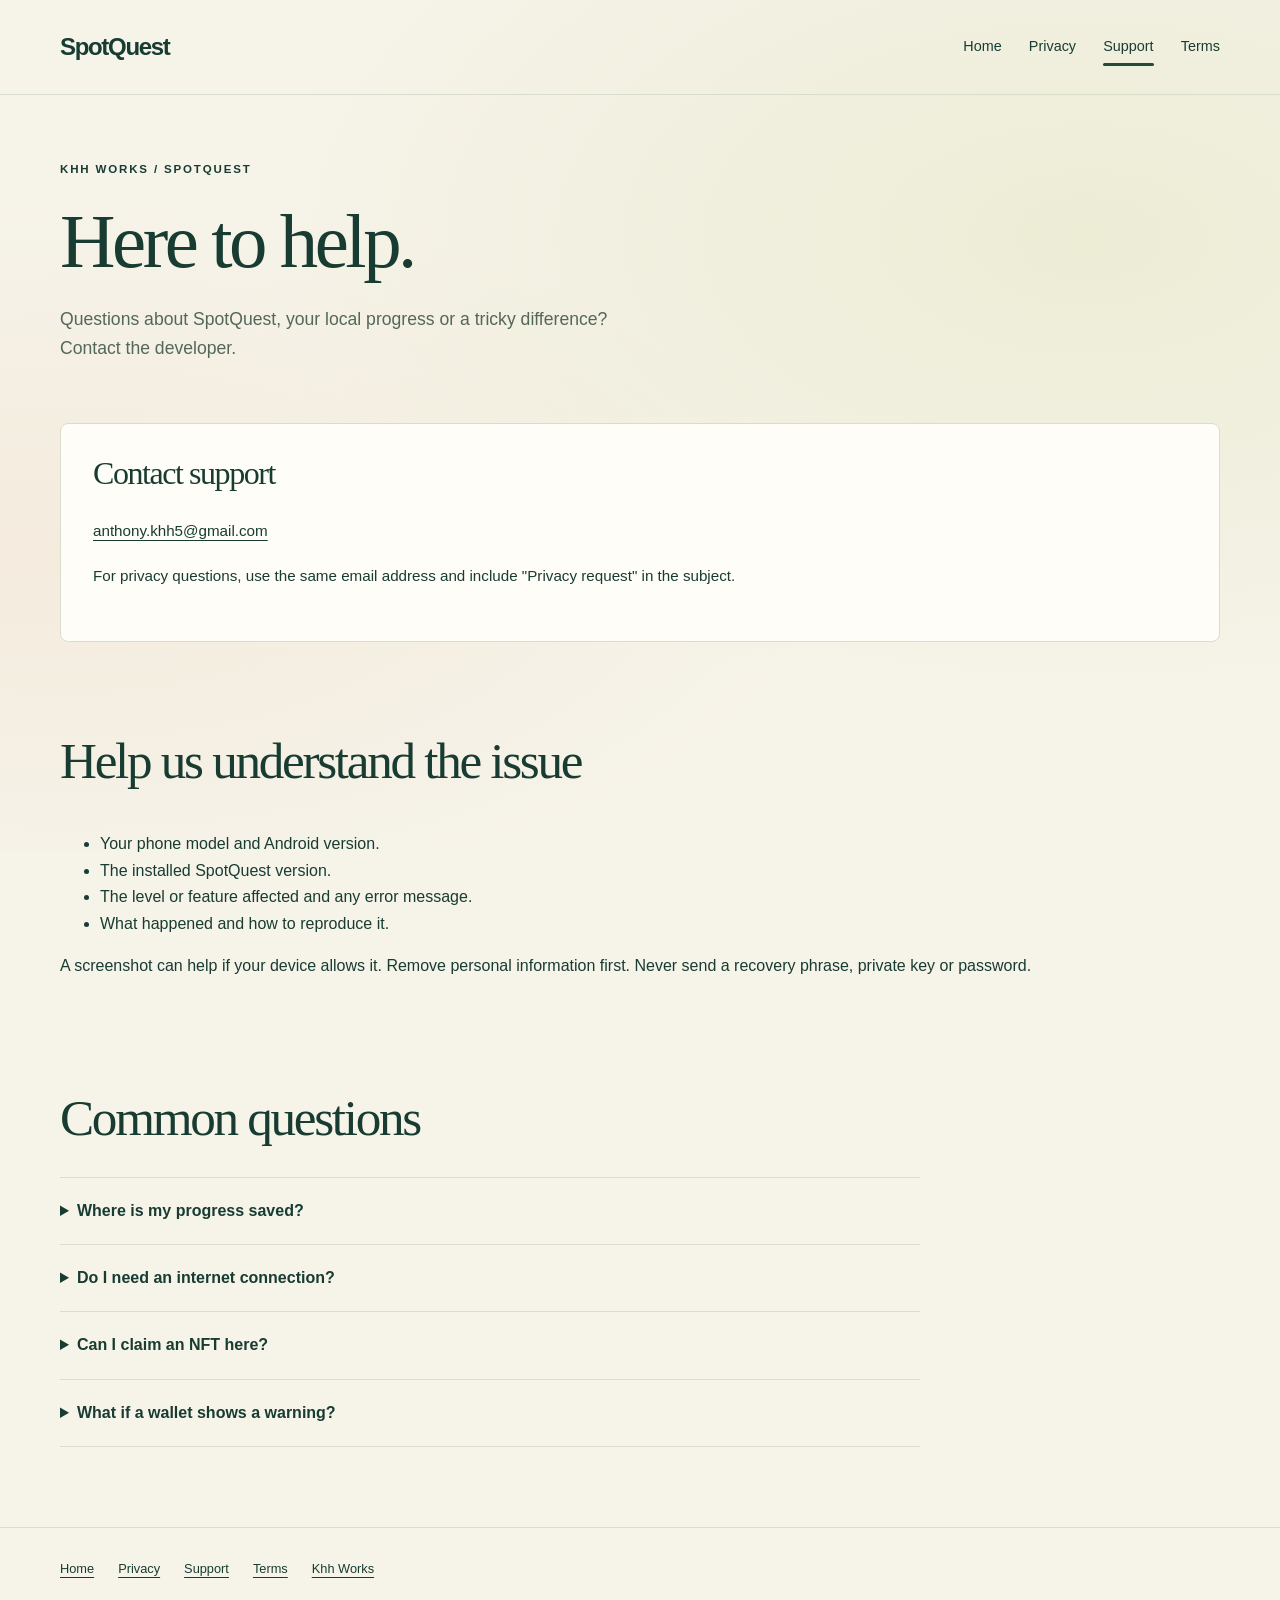
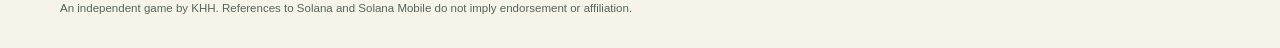
<file: spotquest/support.html>
<!doctype html>
<html lang="en">
<head>
  <meta http-equiv="Content-Security-Policy" content="default-src 'none'; script-src 'none'; style-src 'self' 'unsafe-inline'; img-src 'self' data:; font-src 'self'; connect-src 'none'; object-src 'none'; base-uri 'none'; form-action 'none'; upgrade-insecure-requests">
  <meta name="referrer" content="no-referrer">
  <meta charset="utf-8">
  <meta name="viewport" content="width=device-width, initial-scale=1">
  <meta name="description" content="Questions about SpotQuest, your local progress or a tricky difference? Contact the developer.">
  <meta name="theme-color" content="#244c3a">
  <title>Here to help. | SpotQuest</title>
  <link rel="canonical" href="https://khhworks.github.io/spotquest/support.html">
  <link rel="stylesheet" href="styles.css">
  <link rel="icon" type="image/svg+xml" href="favicon.svg">
</head>
<body>
  <a class="skip-link" href="#main">Skip to content</a>
  <header class="site-header"><div class="container nav-wrap"><a class="brand" href="index.html">SpotQuest</a><nav class="site-nav" aria-label="Main navigation"><a href="index.html">Home</a><a href="privacy.html">Privacy</a><a href="support.html" aria-current="page">Support</a><a href="terms.html">Terms</a></nav></div></header>
  <main id="main" class="container">
    <div class="page-head"><p class="eyebrow">Khh Works / SpotQuest</p><h1>Here to help.</h1><p class="lead">Questions about SpotQuest, your local progress or a tricky difference? Contact the developer.</p></div>
    
    <section class="support-card"><h2>Contact support</h2><p><a href="mailto:anthony.khh5@gmail.com?subject=SpotQuest%20Support">anthony.khh5@gmail.com</a></p><p>For privacy questions, use the same email address and include "Privacy request" in the subject.</p></section>
    <section class="section"><h2>Help us understand the issue</h2><ul><li>Your phone model and Android version.</li><li>The installed SpotQuest version.</li><li>The level or feature affected and any error message.</li><li>What happened and how to reproduce it.</li></ul><p>A screenshot can help if your device allows it. Remove personal information first. Never send a recovery phrase, private key or password.</p></section>
    <section class="faq"><h2>Common questions</h2>
    <details><summary>Where is my progress saved?</summary><p>On your phone. Guest and wallet profiles have separate progress. Wallet connection is not cloud backup. Uninstalling or clearing game storage may erase progress and badges.</p></details>
    <details><summary>Do I need an internet connection?</summary><p>Included and previously downloaded scenes work offline. Wallet connection and new scene downloads require internet access.</p></details>
    <details><summary>Can I claim an NFT here?</summary><p>No. This website is informational. The current SpotQuest release awards in-game badges and has no NFT minting. Archived artwork and metadata do not provide a claim service.</p></details>
    <details><summary>What if a wallet shows a warning?</summary><p>Close the request and contact support with the wallet name, app version and warning text. Never share wallet secrets. A website migration does not automatically remove a wallet's reputation warning.</p></details>
    </section>
  </main>
  <footer class="site-footer"><div class="container"><nav class="footer-links" aria-label="Footer"><a href="index.html">Home</a><a href="privacy.html">Privacy</a><a href="support.html" aria-current="page">Support</a><a href="terms.html">Terms</a><a href="../">Khh Works</a></nav><p class="footer-note">An independent game by KHH. References to Solana and Solana Mobile do not imply endorsement or affiliation.</p></div></footer>
</body>
</html>
</file>
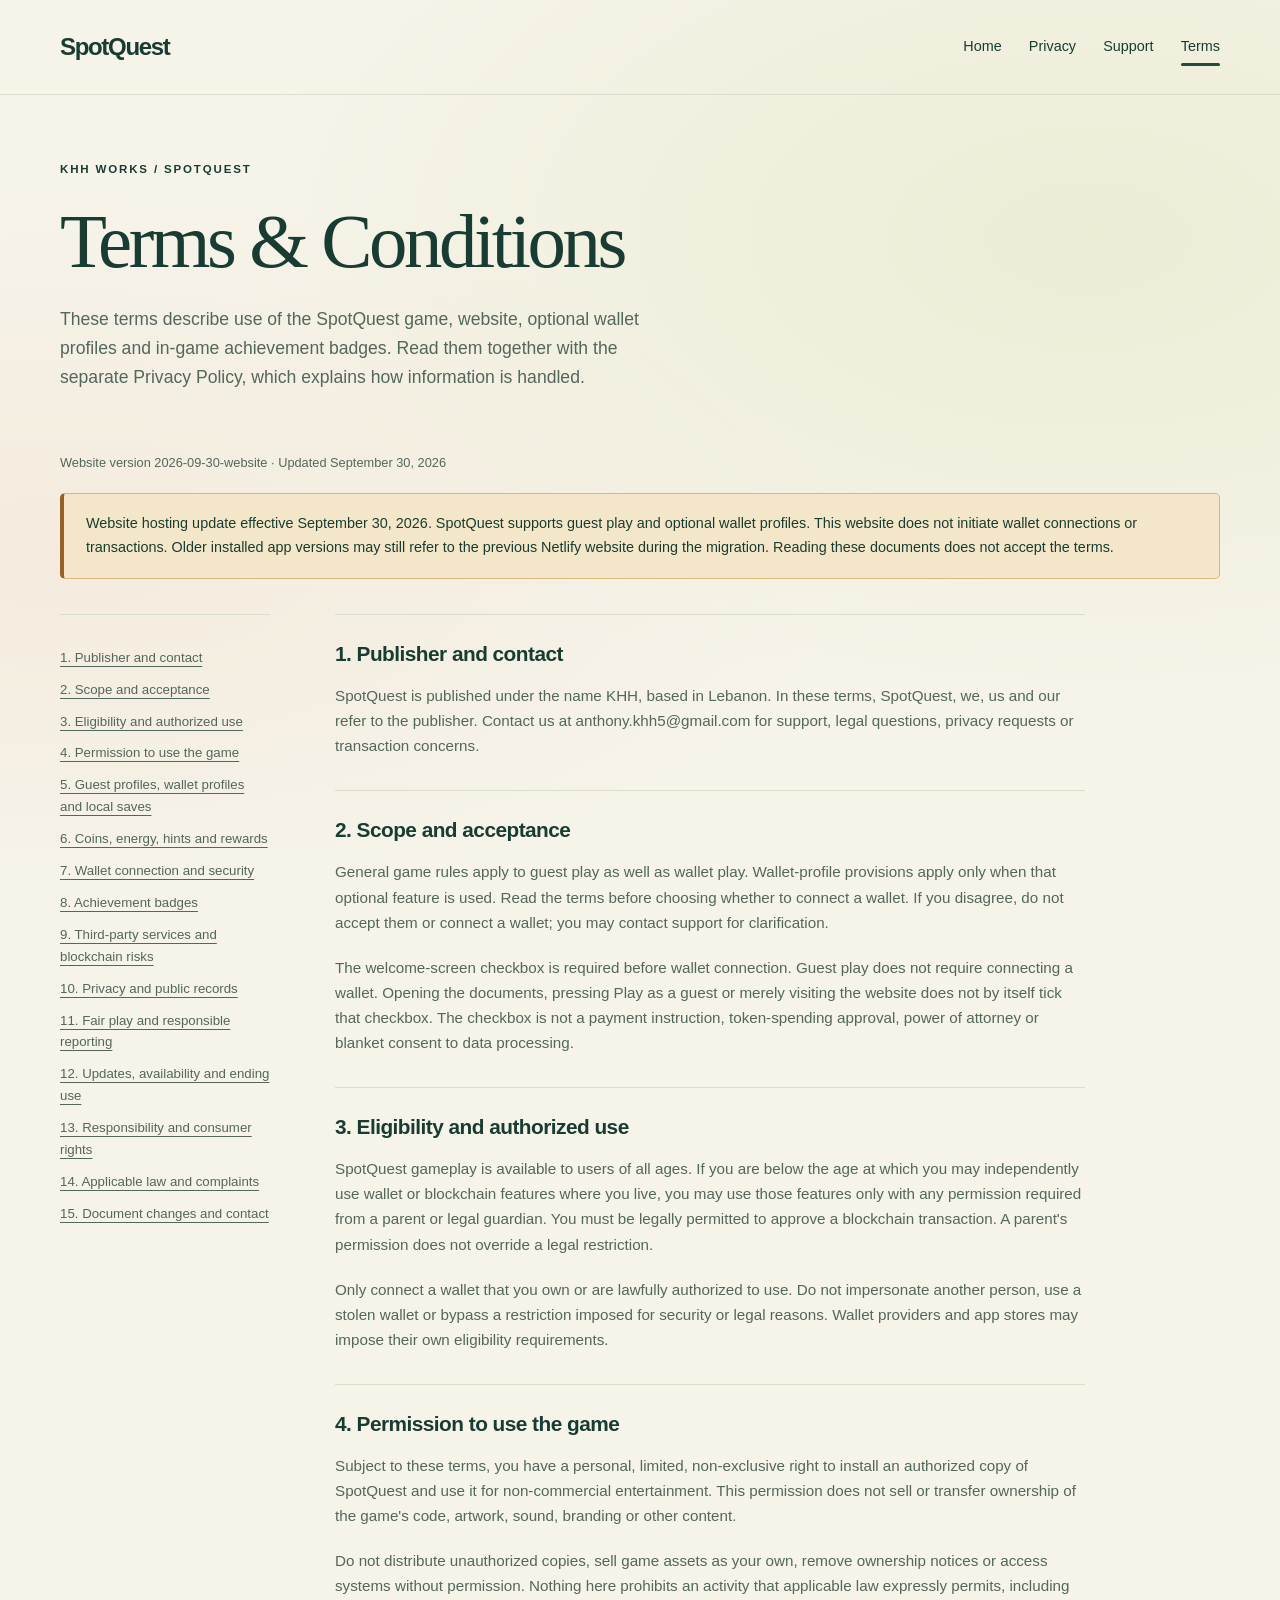
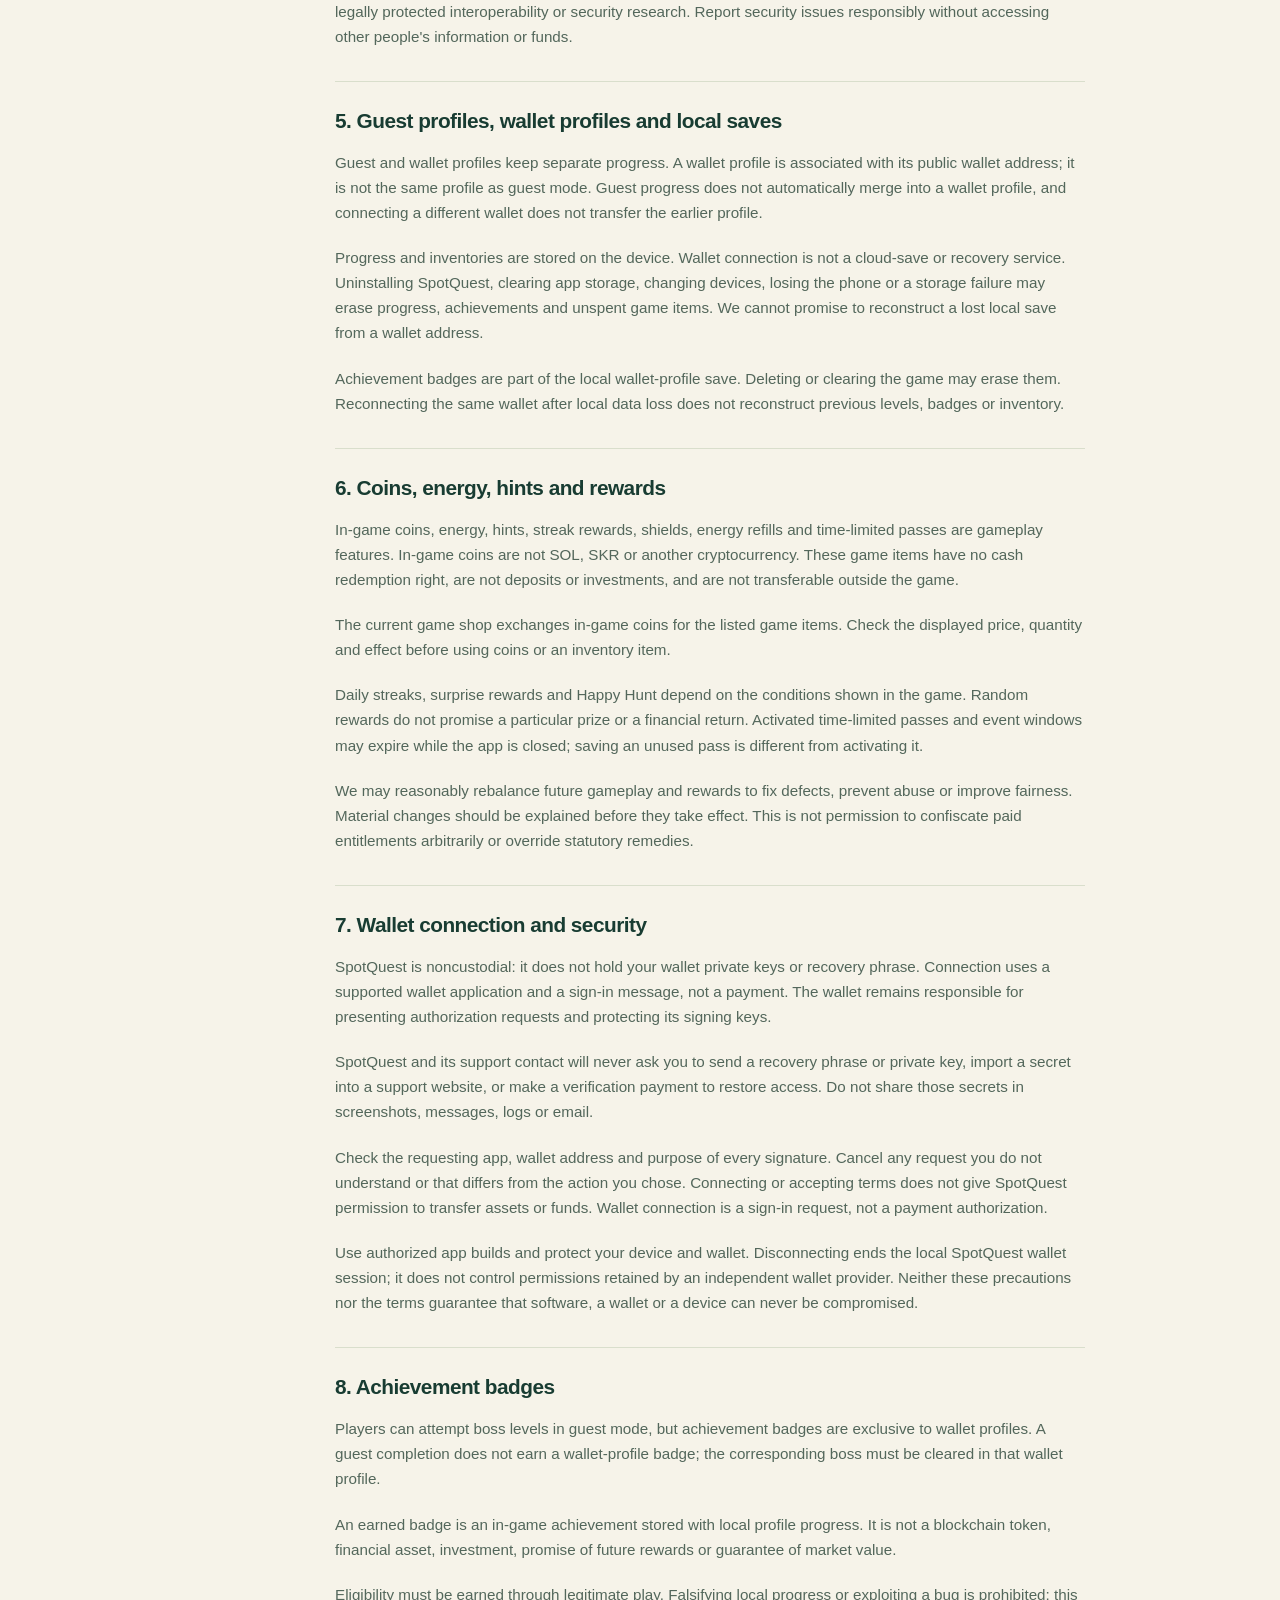
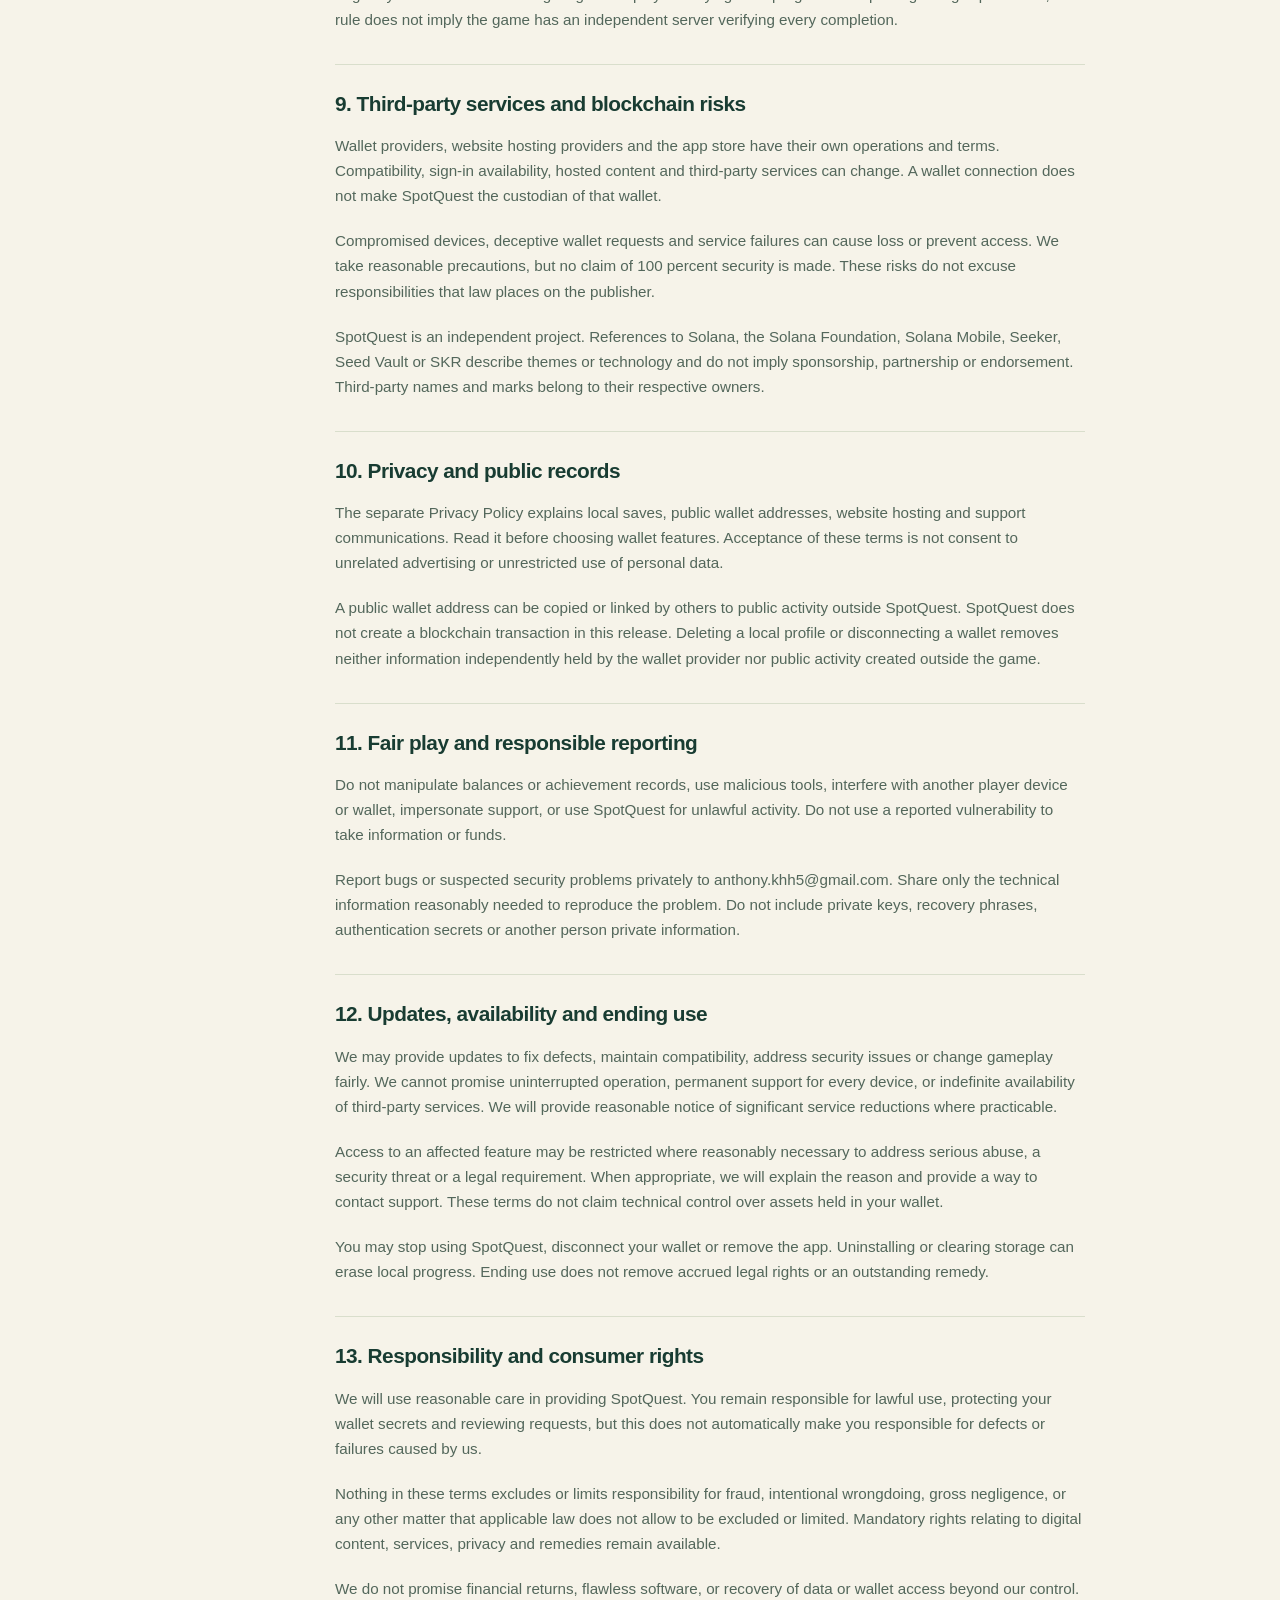
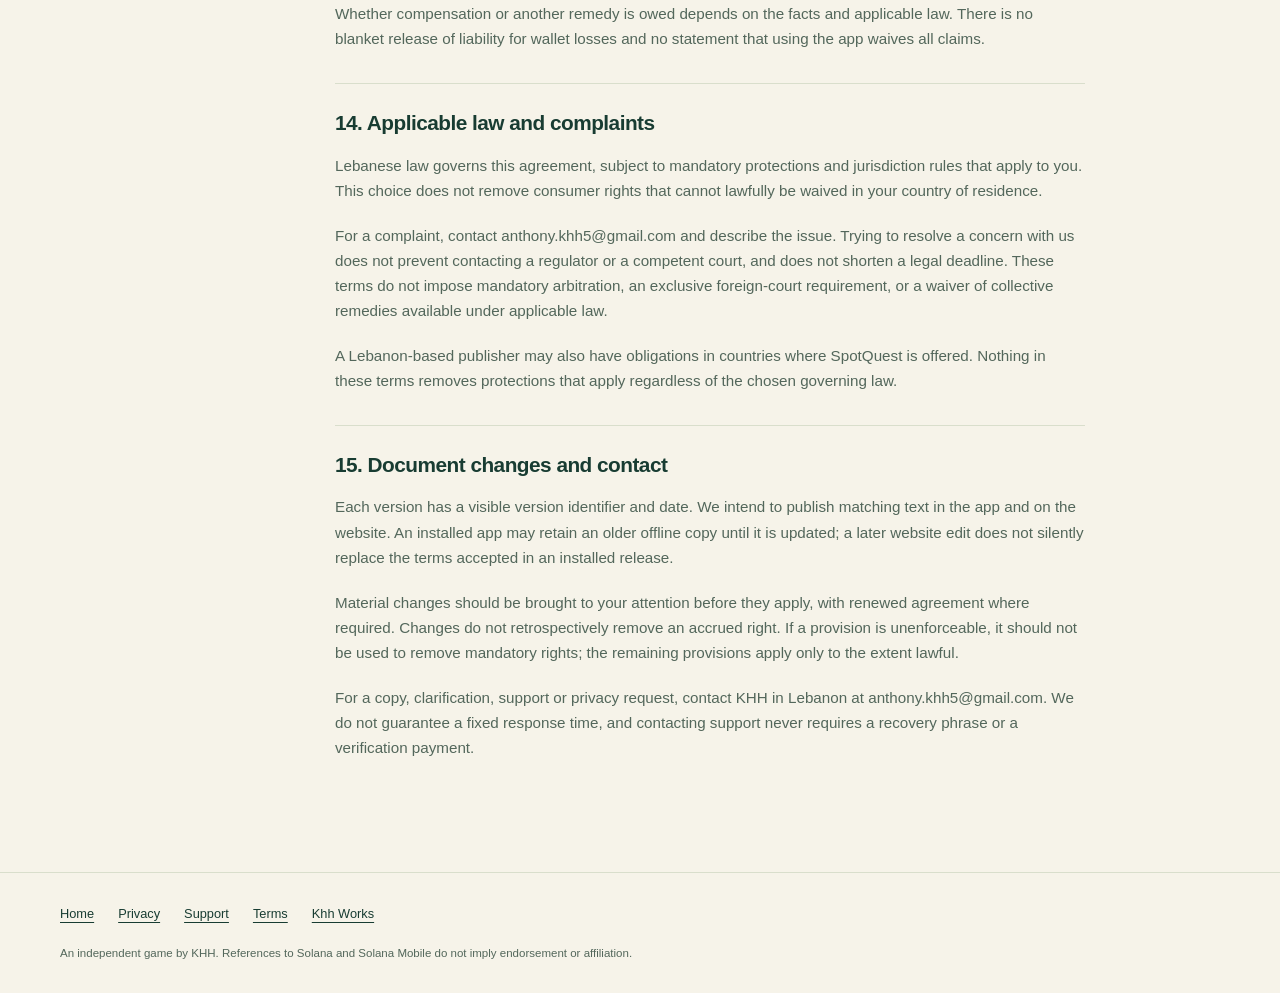
<file: spotquest/terms.html>
<!doctype html>
<html lang="en">
<head>
  <meta http-equiv="Content-Security-Policy" content="default-src 'none'; script-src 'none'; style-src 'self' 'unsafe-inline'; img-src 'self' data:; font-src 'self'; connect-src 'none'; object-src 'none'; base-uri 'none'; form-action 'none'; upgrade-insecure-requests">
  <meta name="referrer" content="no-referrer">
  <meta charset="utf-8">
  <meta name="viewport" content="width=device-width, initial-scale=1">
  <meta name="description" content="These terms describe use of the SpotQuest game, website, optional wallet profiles and in-game achievement badges. Read them together with the separate Privacy Policy, which explains how information is handled.">
  <meta name="theme-color" content="#244c3a">
  <title>Terms &amp; Conditions | SpotQuest</title>
  <link rel="canonical" href="https://khhworks.github.io/spotquest/terms.html">
  <link rel="stylesheet" href="styles.css">
  <link rel="icon" type="image/svg+xml" href="favicon.svg">
</head>
<body>
  <a class="skip-link" href="#main">Skip to content</a>
  <header class="site-header"><div class="container nav-wrap"><a class="brand" href="index.html">SpotQuest</a><nav class="site-nav" aria-label="Main navigation"><a href="index.html">Home</a><a href="privacy.html">Privacy</a><a href="support.html">Support</a><a href="terms.html" aria-current="page">Terms</a></nav></div></header>
  <main id="main" class="container">
    <div class="page-head"><p class="eyebrow">Khh Works / SpotQuest</p><h1>Terms &amp; Conditions</h1><p class="lead">These terms describe use of the SpotQuest game, website, optional wallet profiles and in-game achievement badges. Read them together with the separate Privacy Policy, which explains how information is handled.</p></div>
    <p class="page-meta">Website version 2026-09-30-website &middot; Updated September 30, 2026</p>
    <div class="draft-notice"><p>Website hosting update effective September 30, 2026. SpotQuest supports guest play and optional wallet profiles. This website does not initiate wallet connections or transactions. Older installed app versions may still refer to the previous Netlify website during the migration. Reading these documents does not accept the terms.</p></div>
    <div class="legal-layout"><nav class="contents" aria-label="Document sections"><a href="#publisher">1. Publisher and contact</a>
<a href="#acceptance">2. Scope and acceptance</a>
<a href="#eligibility">3. Eligibility and authorized use</a>
<a href="#license">4. Permission to use the game</a>
<a href="#profiles">5. Guest profiles, wallet profiles and local saves</a>
<a href="#game-items">6. Coins, energy, hints and rewards</a>
<a href="#wallet-safety">7. Wallet connection and security</a>
<a href="#achievement-eligibility">8. Achievement badges</a>
<a href="#third-parties">9. Third-party services and blockchain risks</a>
<a href="#privacy">10. Privacy and public records</a>
<a href="#fair-play">11. Fair play and responsible reporting</a>
<a href="#updates-termination">12. Updates, availability and ending use</a>
<a href="#responsibility">13. Responsibility and consumer rights</a>
<a href="#law-disputes">14. Applicable law and complaints</a>
<a href="#changes-contact">15. Document changes and contact</a></nav><div class="legal-content"><section id="publisher"><h2>1. Publisher and contact</h2><p>SpotQuest is published under the name KHH, based in Lebanon. In these terms, SpotQuest, we, us and our refer to the publisher. Contact us at anthony.khh5@gmail.com for support, legal questions, privacy requests or transaction concerns.</p></section>
<section id="acceptance"><h2>2. Scope and acceptance</h2><p>General game rules apply to guest play as well as wallet play. Wallet-profile provisions apply only when that optional feature is used. Read the terms before choosing whether to connect a wallet. If you disagree, do not accept them or connect a wallet; you may contact support for clarification.</p>
<p>The welcome-screen checkbox is required before wallet connection. Guest play does not require connecting a wallet. Opening the documents, pressing Play as a guest or merely visiting the website does not by itself tick that checkbox. The checkbox is not a payment instruction, token-spending approval, power of attorney or blanket consent to data processing.</p></section>
<section id="eligibility"><h2>3. Eligibility and authorized use</h2><p>SpotQuest gameplay is available to users of all ages. If you are below the age at which you may independently use wallet or blockchain features where you live, you may use those features only with any permission required from a parent or legal guardian. You must be legally permitted to approve a blockchain transaction. A parent&#39;s permission does not override a legal restriction.</p>
<p>Only connect a wallet that you own or are lawfully authorized to use. Do not impersonate another person, use a stolen wallet or bypass a restriction imposed for security or legal reasons. Wallet providers and app stores may impose their own eligibility requirements.</p></section>
<section id="license"><h2>4. Permission to use the game</h2><p>Subject to these terms, you have a personal, limited, non-exclusive right to install an authorized copy of SpotQuest and use it for non-commercial entertainment. This permission does not sell or transfer ownership of the game&#39;s code, artwork, sound, branding or other content.</p>
<p>Do not distribute unauthorized copies, sell game assets as your own, remove ownership notices or access systems without permission. Nothing here prohibits an activity that applicable law expressly permits, including legally protected interoperability or security research. Report security issues responsibly without accessing other people&#39;s information or funds.</p></section>
<section id="profiles"><h2>5. Guest profiles, wallet profiles and local saves</h2><p>Guest and wallet profiles keep separate progress. A wallet profile is associated with its public wallet address; it is not the same profile as guest mode. Guest progress does not automatically merge into a wallet profile, and connecting a different wallet does not transfer the earlier profile.</p>
<p>Progress and inventories are stored on the device. Wallet connection is not a cloud-save or recovery service. Uninstalling SpotQuest, clearing app storage, changing devices, losing the phone or a storage failure may erase progress, achievements and unspent game items. We cannot promise to reconstruct a lost local save from a wallet address.</p>
<p>Achievement badges are part of the local wallet-profile save. Deleting or clearing the game may erase them. Reconnecting the same wallet after local data loss does not reconstruct previous levels, badges or inventory.</p></section>
<section id="game-items"><h2>6. Coins, energy, hints and rewards</h2><p>In-game coins, energy, hints, streak rewards, shields, energy refills and time-limited passes are gameplay features. In-game coins are not SOL, SKR or another cryptocurrency. These game items have no cash redemption right, are not deposits or investments, and are not transferable outside the game.</p>
<p>The current game shop exchanges in-game coins for the listed game items. Check the displayed price, quantity and effect before using coins or an inventory item.</p>
<p>Daily streaks, surprise rewards and Happy Hunt depend on the conditions shown in the game. Random rewards do not promise a particular prize or a financial return. Activated time-limited passes and event windows may expire while the app is closed; saving an unused pass is different from activating it.</p>
<p>We may reasonably rebalance future gameplay and rewards to fix defects, prevent abuse or improve fairness. Material changes should be explained before they take effect. This is not permission to confiscate paid entitlements arbitrarily or override statutory remedies.</p></section>
<section id="wallet-safety"><h2>7. Wallet connection and security</h2><p>SpotQuest is noncustodial: it does not hold your wallet private keys or recovery phrase. Connection uses a supported wallet application and a sign-in message, not a payment. The wallet remains responsible for presenting authorization requests and protecting its signing keys.</p>
<p>SpotQuest and its support contact will never ask you to send a recovery phrase or private key, import a secret into a support website, or make a verification payment to restore access. Do not share those secrets in screenshots, messages, logs or email.</p>
<p>Check the requesting app, wallet address and purpose of every signature. Cancel any request you do not understand or that differs from the action you chose. Connecting or accepting terms does not give SpotQuest permission to transfer assets or funds. Wallet connection is a sign-in request, not a payment authorization.</p>
<p>Use authorized app builds and protect your device and wallet. Disconnecting ends the local SpotQuest wallet session; it does not control permissions retained by an independent wallet provider. Neither these precautions nor the terms guarantee that software, a wallet or a device can never be compromised.</p></section>
<section id="achievement-eligibility"><h2>8. Achievement badges</h2><p>Players can attempt boss levels in guest mode, but achievement badges are exclusive to wallet profiles. A guest completion does not earn a wallet-profile badge; the corresponding boss must be cleared in that wallet profile.</p>
<p>An earned badge is an in-game achievement stored with local profile progress. It is not a blockchain token, financial asset, investment, promise of future rewards or guarantee of market value.</p>
<p>Eligibility must be earned through legitimate play. Falsifying local progress or exploiting a bug is prohibited; this rule does not imply the game has an independent server verifying every completion.</p></section>
<section id="third-parties"><h2>9. Third-party services and blockchain risks</h2><p>Wallet providers, website hosting providers and the app store have their own operations and terms. Compatibility, sign-in availability, hosted content and third-party services can change. A wallet connection does not make SpotQuest the custodian of that wallet.</p>
<p>Compromised devices, deceptive wallet requests and service failures can cause loss or prevent access. We take reasonable precautions, but no claim of 100 percent security is made. These risks do not excuse responsibilities that law places on the publisher.</p>
<p>SpotQuest is an independent project. References to Solana, the Solana Foundation, Solana Mobile, Seeker, Seed Vault or SKR describe themes or technology and do not imply sponsorship, partnership or endorsement. Third-party names and marks belong to their respective owners.</p></section>
<section id="privacy"><h2>10. Privacy and public records</h2><p>The separate Privacy Policy explains local saves, public wallet addresses, website hosting and support communications. Read it before choosing wallet features. Acceptance of these terms is not consent to unrelated advertising or unrestricted use of personal data.</p>
<p>A public wallet address can be copied or linked by others to public activity outside SpotQuest. SpotQuest does not create a blockchain transaction in this release. Deleting a local profile or disconnecting a wallet removes neither information independently held by the wallet provider nor public activity created outside the game.</p></section>
<section id="fair-play"><h2>11. Fair play and responsible reporting</h2><p>Do not manipulate balances or achievement records, use malicious tools, interfere with another player device or wallet, impersonate support, or use SpotQuest for unlawful activity. Do not use a reported vulnerability to take information or funds.</p>
<p>Report bugs or suspected security problems privately to anthony.khh5@gmail.com. Share only the technical information reasonably needed to reproduce the problem. Do not include private keys, recovery phrases, authentication secrets or another person private information.</p></section>
<section id="updates-termination"><h2>12. Updates, availability and ending use</h2><p>We may provide updates to fix defects, maintain compatibility, address security issues or change gameplay fairly. We cannot promise uninterrupted operation, permanent support for every device, or indefinite availability of third-party services. We will provide reasonable notice of significant service reductions where practicable.</p>
<p>Access to an affected feature may be restricted where reasonably necessary to address serious abuse, a security threat or a legal requirement. When appropriate, we will explain the reason and provide a way to contact support. These terms do not claim technical control over assets held in your wallet.</p>
<p>You may stop using SpotQuest, disconnect your wallet or remove the app. Uninstalling or clearing storage can erase local progress. Ending use does not remove accrued legal rights or an outstanding remedy.</p></section>
<section id="responsibility"><h2>13. Responsibility and consumer rights</h2><p>We will use reasonable care in providing SpotQuest. You remain responsible for lawful use, protecting your wallet secrets and reviewing requests, but this does not automatically make you responsible for defects or failures caused by us.</p>
<p>Nothing in these terms excludes or limits responsibility for fraud, intentional wrongdoing, gross negligence, or any other matter that applicable law does not allow to be excluded or limited. Mandatory rights relating to digital content, services, privacy and remedies remain available.</p>
<p>We do not promise financial returns, flawless software, or recovery of data or wallet access beyond our control. Whether compensation or another remedy is owed depends on the facts and applicable law. There is no blanket release of liability for wallet losses and no statement that using the app waives all claims.</p></section>
<section id="law-disputes"><h2>14. Applicable law and complaints</h2><p>Lebanese law governs this agreement, subject to mandatory protections and jurisdiction rules that apply to you. This choice does not remove consumer rights that cannot lawfully be waived in your country of residence.</p>
<p>For a complaint, contact anthony.khh5@gmail.com and describe the issue. Trying to resolve a concern with us does not prevent contacting a regulator or a competent court, and does not shorten a legal deadline. These terms do not impose mandatory arbitration, an exclusive foreign-court requirement, or a waiver of collective remedies available under applicable law.</p>
<p>A Lebanon-based publisher may also have obligations in countries where SpotQuest is offered. Nothing in these terms removes protections that apply regardless of the chosen governing law.</p></section>
<section id="changes-contact"><h2>15. Document changes and contact</h2><p>Each version has a visible version identifier and date. We intend to publish matching text in the app and on the website. An installed app may retain an older offline copy until it is updated; a later website edit does not silently replace the terms accepted in an installed release.</p>
<p>Material changes should be brought to your attention before they apply, with renewed agreement where required. Changes do not retrospectively remove an accrued right. If a provision is unenforceable, it should not be used to remove mandatory rights; the remaining provisions apply only to the extent lawful.</p>
<p>For a copy, clarification, support or privacy request, contact KHH in Lebanon at anthony.khh5@gmail.com. We do not guarantee a fixed response time, and contacting support never requires a recovery phrase or a verification payment.</p></section></div></div>
  </main>
  <footer class="site-footer"><div class="container"><nav class="footer-links" aria-label="Footer"><a href="index.html">Home</a><a href="privacy.html">Privacy</a><a href="support.html">Support</a><a href="terms.html" aria-current="page">Terms</a><a href="../">Khh Works</a></nav><p class="footer-note">An independent game by KHH. References to Solana and Solana Mobile do not imply endorsement or affiliation.</p></div></footer>
</body>
</html>
</file>
<file: spotquest/styles.css>
:root {
  color-scheme: light;
  --paper: #f6f3e9;
  --white: #fffdf7;
  --ink: #183c32;
  --muted: #53675b;
  --line: #d9decc;
  --green: #244c3a;
  --lime: #dce890;
  --gold: #e7b76b;
  --peach: #ead3c2;
  --display: "Palatino Linotype", "Book Antiqua", Palatino, Georgia, serif;
  --body: "Trebuchet MS", "Gill Sans", sans-serif;
}

* { box-sizing: border-box; }
html { scroll-behavior: smooth; scroll-padding-top: 2rem; }
body { margin: 0; color: var(--ink); background: var(--paper); font-family: var(--body); font-size: 16px; line-height: 1.65; }
body::before { content: ""; position: absolute; z-index: -1; inset: 0 0 auto; height: 850px; pointer-events: none; background: radial-gradient(ellipse at 85% 28%, #e3e6c280, transparent 55%), radial-gradient(ellipse at 5% 65%, #efdac450, transparent 45%); }
a { color: inherit; text-underline-offset: 4px; }
a:hover { text-decoration-thickness: 2px; }
a:focus-visible, summary:focus-visible { outline: 3px solid #966126; outline-offset: 5px; }
svg { max-width: 100%; }
h1, h2, h3, p { margin-top: 0; }
h1, h2, h3 { line-height: 1.12; }
h1, h2 { font-family: var(--display); font-weight: 400; letter-spacing: -.045em; }
h1 { font-size: clamp(3.2rem, 6.6vw, 6.4rem); }
h2 { font-size: clamp(2.2rem, 4vw, 3.6rem); }
h3 { font-size: 1.18rem; letter-spacing: -.025em; }
p { margin-bottom: 1.25rem; }
::selection { background: var(--lime); color: var(--ink); }
.container { width: min(1160px, calc(100% - 80px)); margin-inline: auto; }
.skip-link { position: fixed; left: 1rem; top: -100px; z-index: 20; background: var(--ink); color: white; padding: .7rem 1rem; }
.skip-link:focus { top: 1rem; }
.site-header { border-bottom: 1px solid var(--line); }
.nav-wrap { min-height: 94px; display: flex; align-items: center; justify-content: space-between; gap: 2rem; }
.brand { display: inline-flex; align-items: center; gap: .65rem; font-size: 1.5rem; font-weight: 700; letter-spacing: -.055em; text-decoration: none; white-space: nowrap; }
.brand-mark { width: 34px; height: 34px; display: inline-block; border: 7px solid var(--green); border-radius: 50%; position: relative; margin-right: 5px; }
.brand-mark::after { content: ""; position: absolute; width: 14px; height: 7px; background: var(--green); right: -12px; bottom: -5px; transform: rotate(45deg); border-radius: 4px; }
.site-nav { display: flex; align-items: center; gap: 1.7rem; }
.site-nav a { text-decoration: none; font-size: .9rem; padding-block: 12px; position: relative; }
.site-nav a[aria-current="page"]::after { content: ""; height: 3px; background: var(--green); position: absolute; bottom: 5px; left: 0; right: 0; border-radius: 5px; }
.eyebrow { font-size: .72rem; font-weight: 700; letter-spacing: .16em; text-transform: uppercase; margin-bottom: 1.4rem; }
.eyebrow .dot { display: inline-block; width: 7px; height: 7px; background: var(--green); border-radius: 100%; margin-right: .6rem; vertical-align: 1px; }
.hero { display: grid; grid-template-columns: 1.05fr 1fr; gap: 5rem; align-items: center; padding-block: 78px 90px; }
.hero h1 { margin-bottom: 1.6rem; }
.hero h1 em { font-weight: 400; color: #6b773e; }
.lead { color: var(--muted); font-size: 1.1rem; max-width: 38rem; }
.hero-actions { display: flex; gap: 1rem; align-items: center; flex-wrap: wrap; margin-top: 2rem; }
.button { display: inline-flex; justify-content: center; align-items: center; gap: 1.4rem; padding: .85rem 1.25rem; border-radius: 5px; background: var(--green); color: var(--white); border: 1px solid var(--green); text-decoration: none; font-weight: 700; font-size: .9rem; min-height: 48px; }
.button:hover { background: #173727; }
.text-link { font-size: .9rem; font-weight: 700; }
.availability { font-size: .75rem; color: var(--muted); margin: 1.2rem 0 0; }
.preview { padding: 24px; background: #e6ead8; border-radius: 160px 160px 18px 18px; position: relative; margin: 0; }
.preview-heading { text-align: center; font-family: var(--display); font-size: 1.65rem; line-height: 1.2; margin: 18px 0 20px; }
.scene-card { background: var(--white); padding: 9px; border: 1px solid #c9d2bb; border-radius: 8px; }
.scene-card + .scene-card { margin-top: 12px; }
.scene-label { display: flex; justify-content: space-between; font-size: .58rem; font-weight: 700; letter-spacing: .14em; padding: 1px 4px 7px; }
.scene-card svg { display: block; width: 100%; height: auto; border-radius: 3px; }
.preview-stamp { position: absolute; right: -22px; top: 43%; display: grid; place-content: center; width: 90px; height: 90px; background: var(--gold); border: 5px solid var(--paper); border-radius: 50%; transform: rotate(12deg); font-family: var(--display); font-style: italic; text-align: center; font-size: 1.25rem; line-height: 1.05; }
.preview-caption { margin-top: 14px; text-align: center; font-size: .7rem; color: var(--muted); }
.preview-caption details { margin-top: 3px; }
.preview-caption summary { cursor: pointer; text-decoration: underline; text-underline-offset: 3px; }
.preview-caption p { margin: 6px 0 0; }
.facts { display: grid; grid-template-columns: repeat(3, 1fr); border-top: 1px solid var(--line); border-bottom: 1px solid var(--line); padding-block: 25px; gap: 2rem; }
.fact { display: flex; gap: 15px; align-items: baseline; }
.fact strong { font-family: var(--display); font-size: 2.1rem; font-weight: 400; }
.fact span { font-size: .8rem; color: var(--muted); }
.section { padding-block: 90px; }
.section-intro { display: flex; justify-content: space-between; gap: 3rem; align-items: end; margin-bottom: 35px; }
.section-intro h2 { margin-bottom: 0; }
.section-intro > p { max-width: 320px; color: var(--muted); margin-bottom: 0; font-size: .95rem; }
.features { display: grid; grid-template-columns: repeat(3, 1fr); gap: 2rem; }
.feature { border-top: 1px solid var(--line); padding-top: 23px; }
.feature-number { color: #64774f; font-family: var(--display); font-size: 1.8rem; margin-bottom: 28px; display: block; }
.feature p { color: var(--muted); font-size: .95rem; margin-bottom: 0; }
.developer { display: grid; grid-template-columns: .8fr 1.2fr; gap: 5rem; padding: 60px; background: var(--green); color: var(--white); border-radius: 10px; align-items: center; position: relative; overflow: hidden; }
.developer::after { content: ""; position: absolute; width: 360px; height: 360px; border: 1px solid #ffffff16; border-radius: 50%; left: -180px; top: -170px; pointer-events: none; }
.developer-portrait { width: 122px; aspect-ratio: 1; display: grid; place-items: center; font-size: 4.4rem; font-family: var(--display); background: var(--lime); color: var(--green); border-radius: 50% 50% 8px 8px; margin-bottom: 22px; }
.developer h2 { font-size: 3rem; margin-bottom: 5px; }
.developer-role { color: #d1debd; font-size: .85rem; margin: 0; }
.developer-copy { font-family: var(--display); font-size: 1.65rem; line-height: 1.4; letter-spacing: -.02em; }
.developer .eyebrow { color: var(--lime); }
.developer a { color: var(--lime); }
.developer-note { font-size: .83rem; color: #d1debd; }
.help-strip { display: flex; align-items: center; justify-content: space-between; gap: 2rem; padding-block: 65px; }
.help-strip h2 { font-size: 2.2rem; margin-bottom: 8px; }
.help-strip p { margin: 0; color: var(--muted); }
.site-footer { border-top: 1px solid var(--line); padding-block: 30px; }
.footer-top { display: flex; justify-content: space-between; align-items: center; gap: 2rem; }
.footer-links { display: flex; flex-wrap: wrap; gap: 1.5rem; font-size: .8rem; }
.footer-note { font-size: .72rem; color: var(--muted); margin: 20px 0 0; max-width: 800px; }
.page-head { padding-block: 65px 40px; max-width: 790px; }
.page-head h1 { font-size: clamp(3rem, 6vw, 5rem); margin-bottom: 20px; }
.page-head .eyebrow { margin-bottom: 20px; }
.page-meta { color: var(--muted); font-size: .8rem; }
.draft-notice { border: 1px solid #d8b878; border-left: 4px solid #966126; background: #f4e6c8; padding: 18px 22px; border-radius: 5px; font-size: .9rem; margin-bottom: 35px; }
.draft-notice p:last-child { margin-bottom: 0; }
.legal-layout { display: grid; grid-template-columns: 210px minmax(0, 1fr); gap: 65px; padding-bottom: 80px; align-items: start; }
.contents { border-top: 1px solid var(--line); padding-top: 22px; }
.contents p { font-size: .75rem; font-weight: 700; text-transform: uppercase; letter-spacing: .12em; }
.contents a { display: block; font-size: .83rem; color: var(--muted); margin-block: 10px; }
.legal-content { max-width: 750px; overflow-wrap: anywhere; }
.legal-content section { border-top: 1px solid var(--line); padding-top: 27px; margin-bottom: 32px; }
.legal-content h2 { font-family: var(--body); font-size: 1.3rem; font-weight: 700; letter-spacing: -.025em; margin-bottom: 18px; }
.legal-content p, .legal-content li { color: var(--muted); font-size: .95rem; }
.legal-content ul { padding-left: 20px; }
.legal-content li { padding-left: 3px; margin-bottom: 9px; }
.pending { display: inline; font-size: .86em; color: #69430e; background: #f3e4bb; border-radius: 3px; padding: 2px 5px; }
.owner-note { font-size: .83rem !important; border-left: 2px solid #c5a466; padding-left: 12px; color: #765021 !important; }
.support-grid { display: grid; grid-template-columns: 1fr 1fr; gap: 30px; margin-bottom: 65px; }
.support-card { border: 1px solid var(--line); border-radius: 8px; background: var(--white); padding: 32px; }
.support-card:first-child { background: var(--green); color: var(--white); border-color: var(--green); }
.support-card h2 { font-size: 2rem; }
.support-card p { font-size: .95rem; }
.support-card .eyebrow { font-size: .67rem; }
.support-card ul { padding-left: 20px; font-size: .9rem; }
.contact-details { border: 1px solid #aab997; border-radius: 5px; padding: 15px; color: var(--lime); overflow-wrap: anywhere; }
.contact-details small { display: block; color: #d1debd; margin-top: 5px; font-size: .8rem; }
.faq { max-width: 860px; padding-bottom: 80px; }
.faq h2 { margin-bottom: 30px; }
.faq details { border-top: 1px solid var(--line); padding-block: 20px; }
.faq details:last-child { border-bottom: 1px solid var(--line); }
.faq summary { cursor: pointer; font-weight: 700; padding-right: 15px; }
.faq details p { color: var(--muted); margin: 15px 0 0; max-width: 740px; font-size: .95rem; }
.security-note { padding: 17px 21px; background: #e6ead8; border-radius: 6px; color: var(--ink); font-size: .85rem; margin-bottom: 55px; }
.site-security-notice { margin: 24px 0 0; }
.support-privacy-note { margin-top: 20px; margin-bottom: 0; }
.reveal { animation: enter .7s ease-out both; }
.preview.reveal { animation-delay: .12s; }
@keyframes enter { from { opacity: 0; transform: translateY(14px); } to { opacity: 1; transform: translateY(0); } }

@media (max-width: 1000px) {
  .hero { gap: 3rem; }
  .container { width: calc(100% - 48px); }
  .hero h1 { font-size: 4.2rem; }
  .developer { padding: 40px; gap: 3rem; }
  .legal-layout { gap: 35px; grid-template-columns: 175px minmax(0, 1fr); }
}
@media (max-width: 740px) {
  .container { width: calc(100% - 40px); }
  .nav-wrap { min-height: 0; padding-block: 22px 12px; flex-direction: column; gap: 12px; align-items: flex-start; }
  .site-nav { width: 100%; gap: 0; justify-content: space-between; }
  .site-nav a { padding: 10px 5px; font-size: .85rem; }
  .hero { grid-template-columns: 1fr; padding-block: 45px 50px; gap: 35px; }
  .hero h1 { font-size: clamp(3.2rem, 12vw, 5rem); max-width: 550px; }
  .hero .lead { font-size: 1rem; }
  .preview { width: min(100%, 440px); justify-self: center; }
  .preview-stamp { right: -9px; }
  .facts { gap: 14px; }
  .fact { flex-direction: column; gap: 0; }
  .fact strong { font-size: 1.7rem; }
  .fact span { font-size: .7rem; line-height: 1.4; }
  .section { padding-block: 55px; }
  .section-intro { align-items: start; flex-direction: column; gap: 17px; }
  .features { grid-template-columns: 1fr; gap: 27px; }
  .feature-number { margin-bottom: 12px; }
  .developer { grid-template-columns: 1fr; padding: 30px; gap: 30px; }
  .developer-portrait { width: 85px; font-size: 3.3rem; }
  .developer-copy { font-size: 1.5rem; }
  .help-strip { flex-direction: column; align-items: flex-start; padding-block: 45px; }
  .footer-top { flex-direction: column; align-items: flex-start; gap: 20px; }
  .page-head { padding-block: 45px 25px; }
  .legal-layout { grid-template-columns: 1fr; gap: 30px; padding-bottom: 40px; }
  .contents { display: flex; flex-wrap: wrap; gap: 9px 18px; }
  .contents p { width: 100%; margin-bottom: 0; }
  .contents a { margin: 0; }
  .support-grid { grid-template-columns: 1fr; gap: 20px; margin-bottom: 45px; }
  .support-card { padding: 25px; }
  .faq { padding-bottom: 45px; }
}
@media (prefers-reduced-motion: reduce) {
  html { scroll-behavior: auto; }
  .reveal { animation: none; }
}
@media print {
  body { background: white; color: black; }
  .site-header, .site-footer, .contents, .skip-link { display: none; }
  .container { width: 100%; }
  .legal-layout { display: block; }
  .legal-content { max-width: none; }
  .page-head { padding-block: 10px; }
  .legal-content section { break-inside: avoid; }
}
</file>
